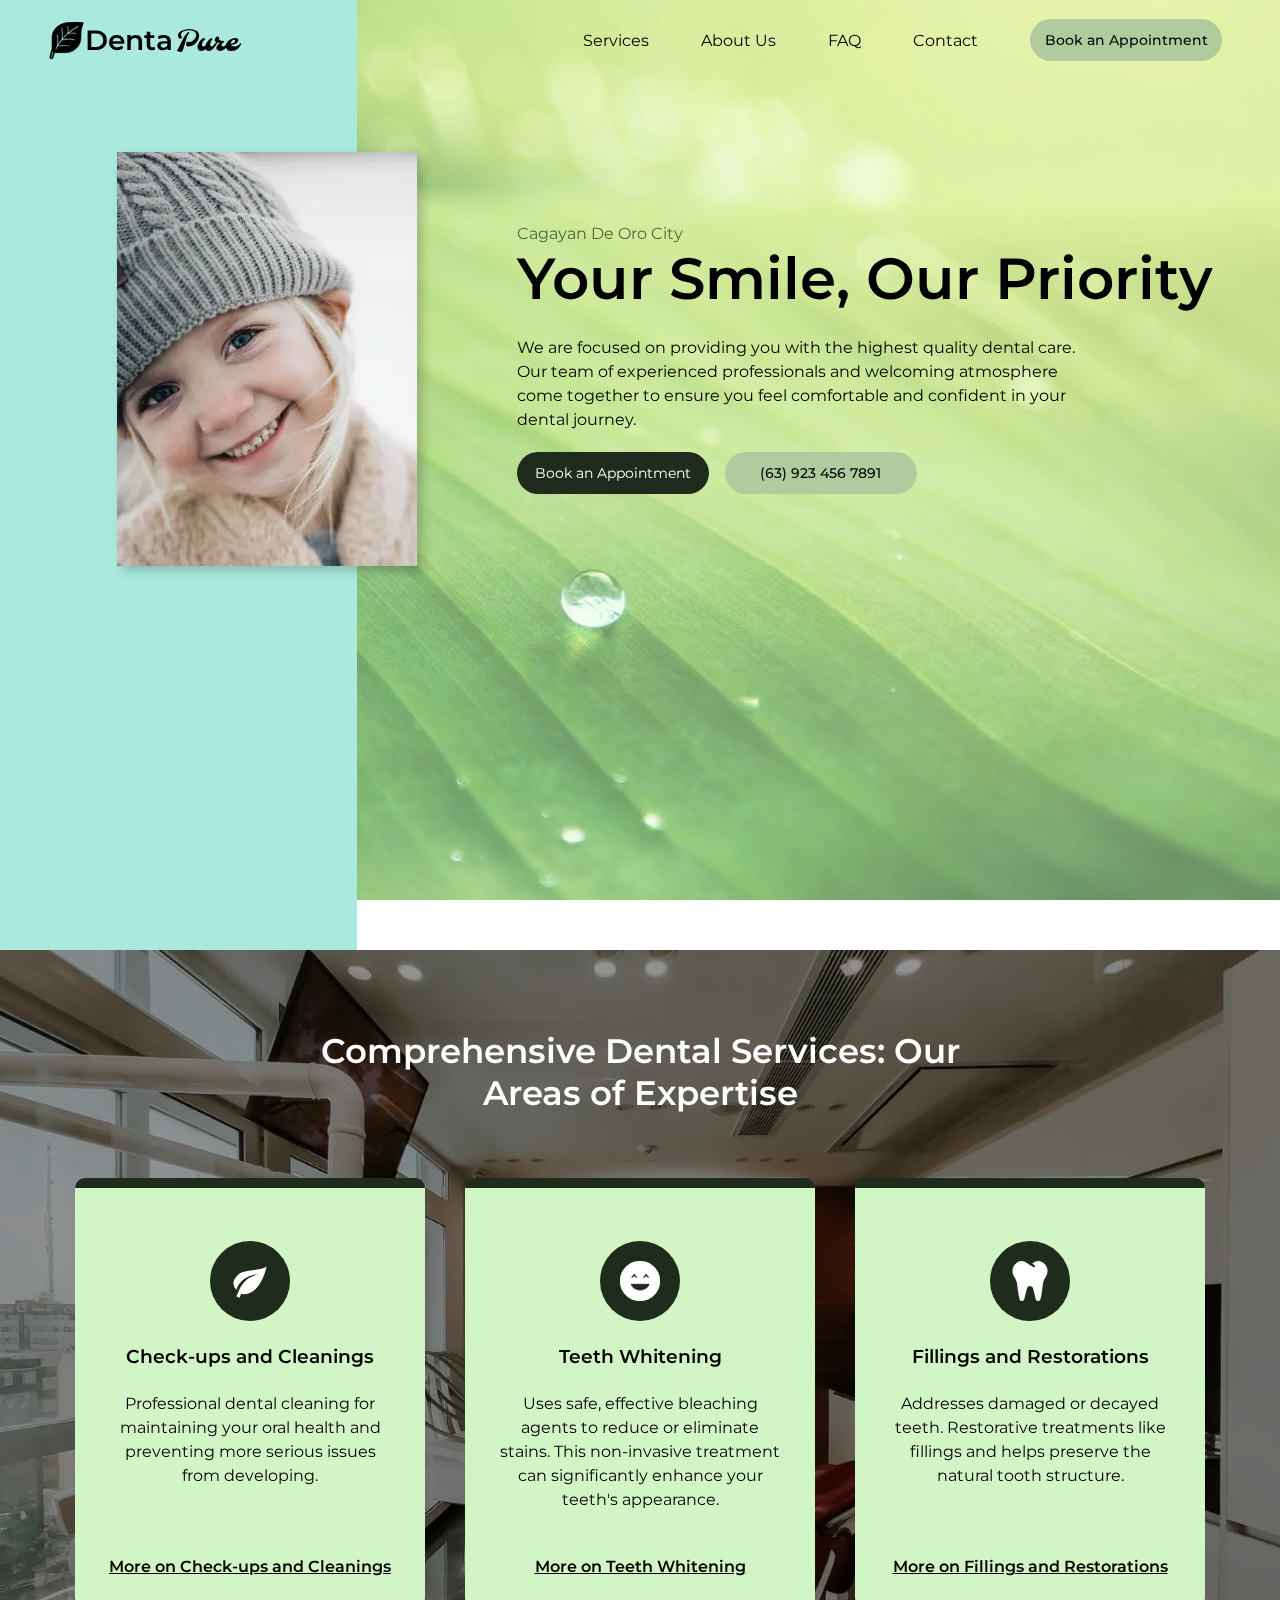
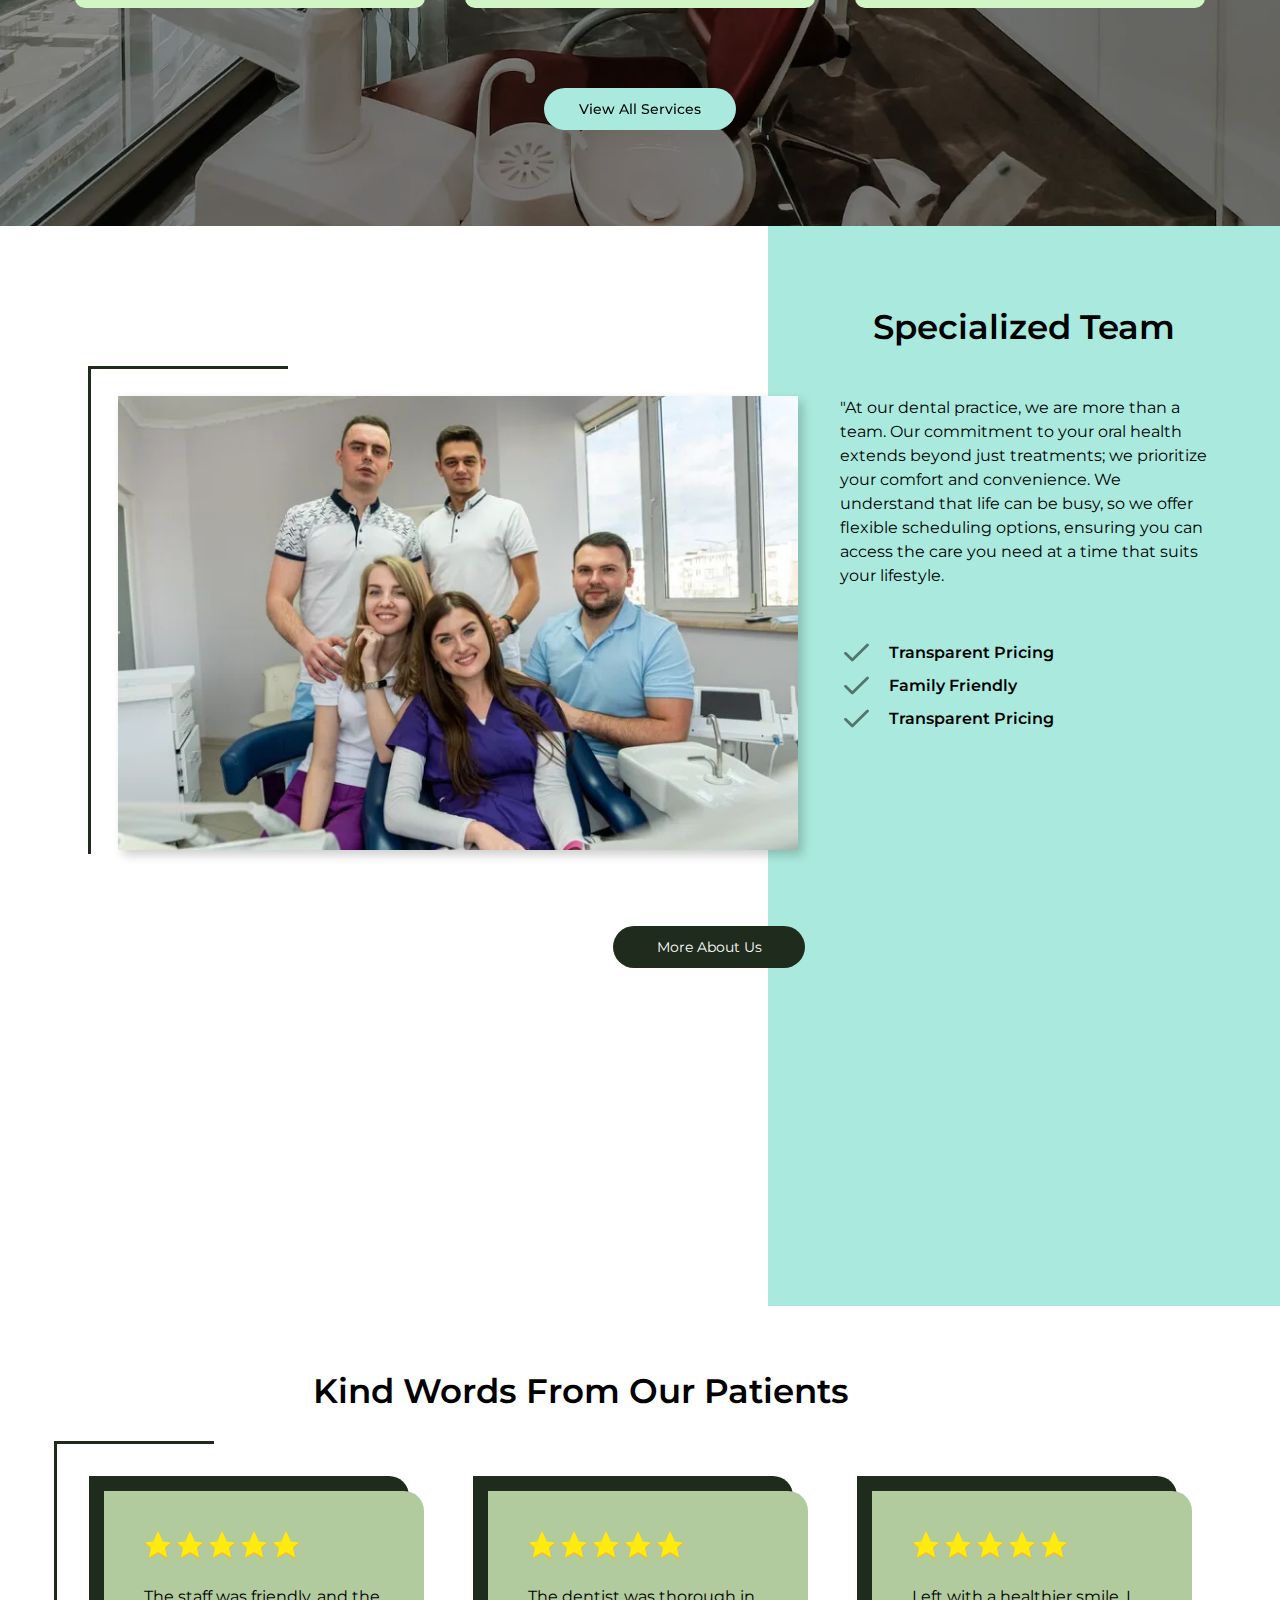
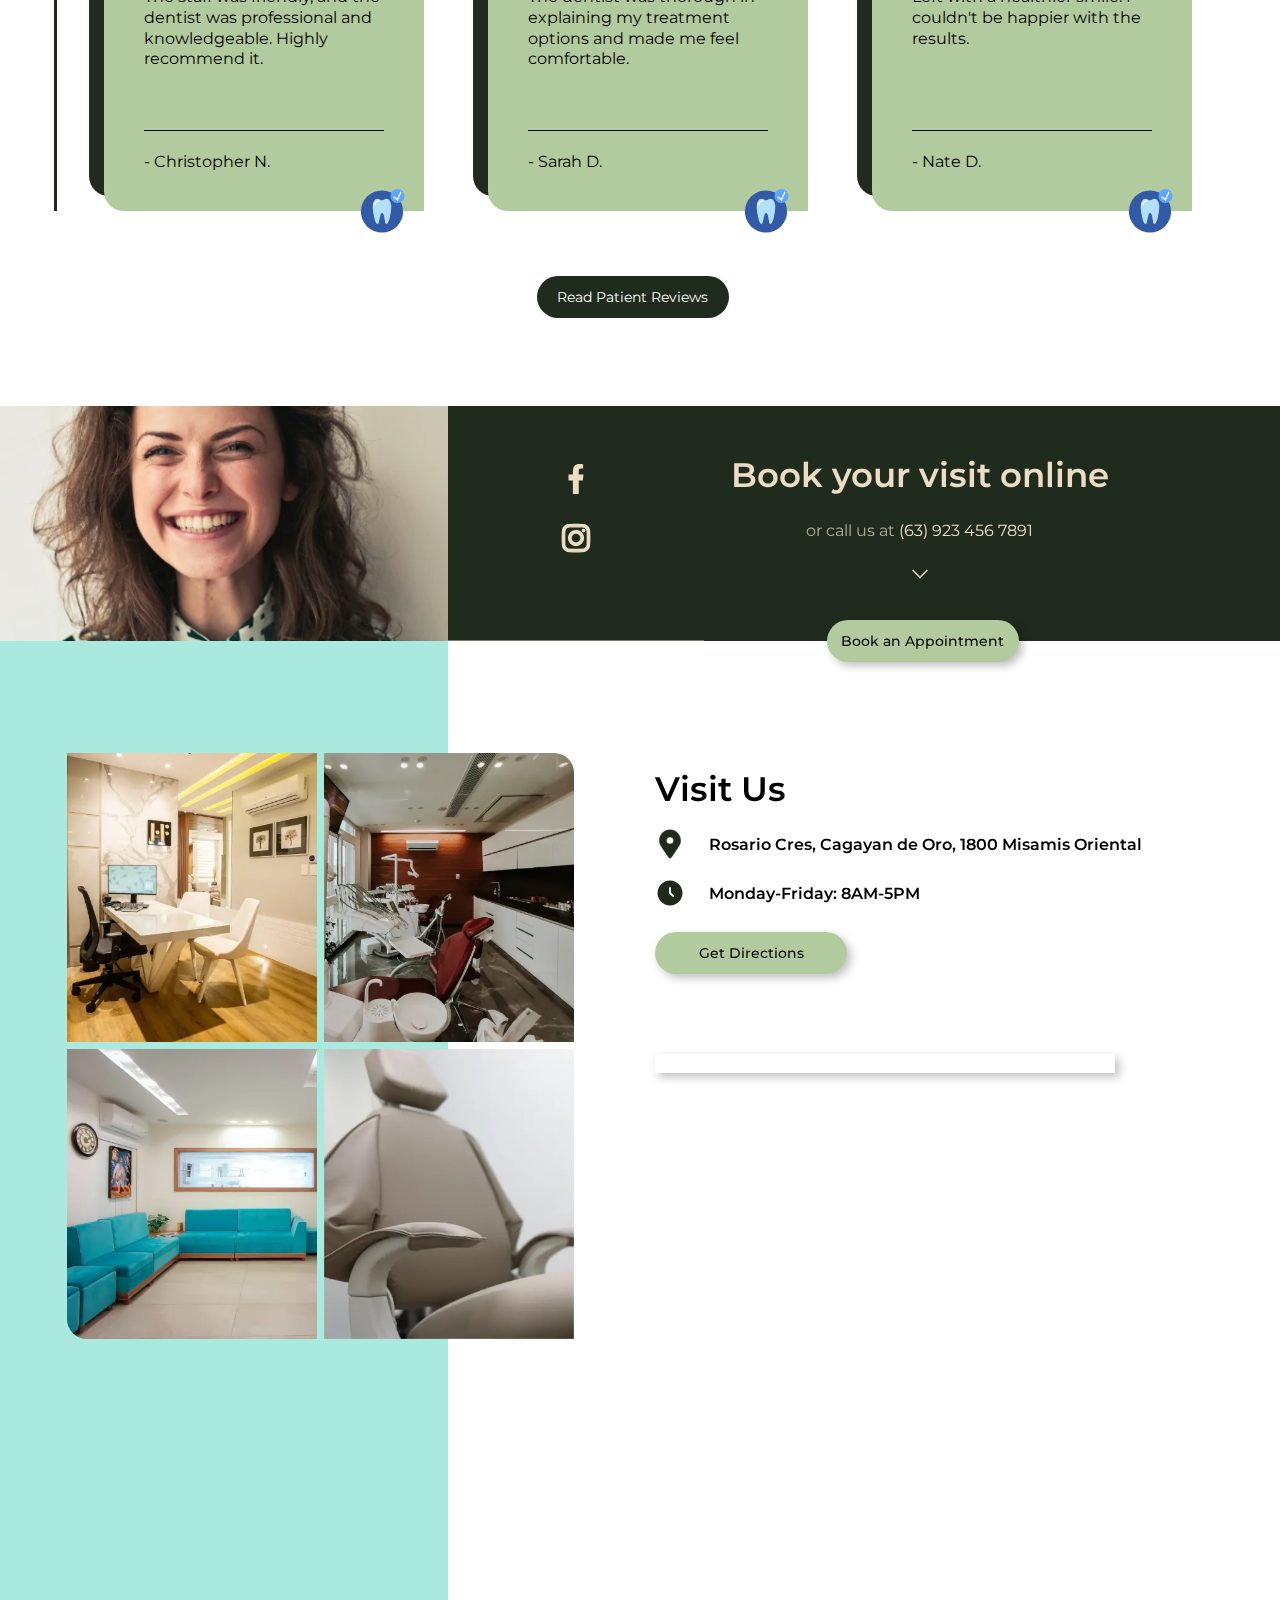
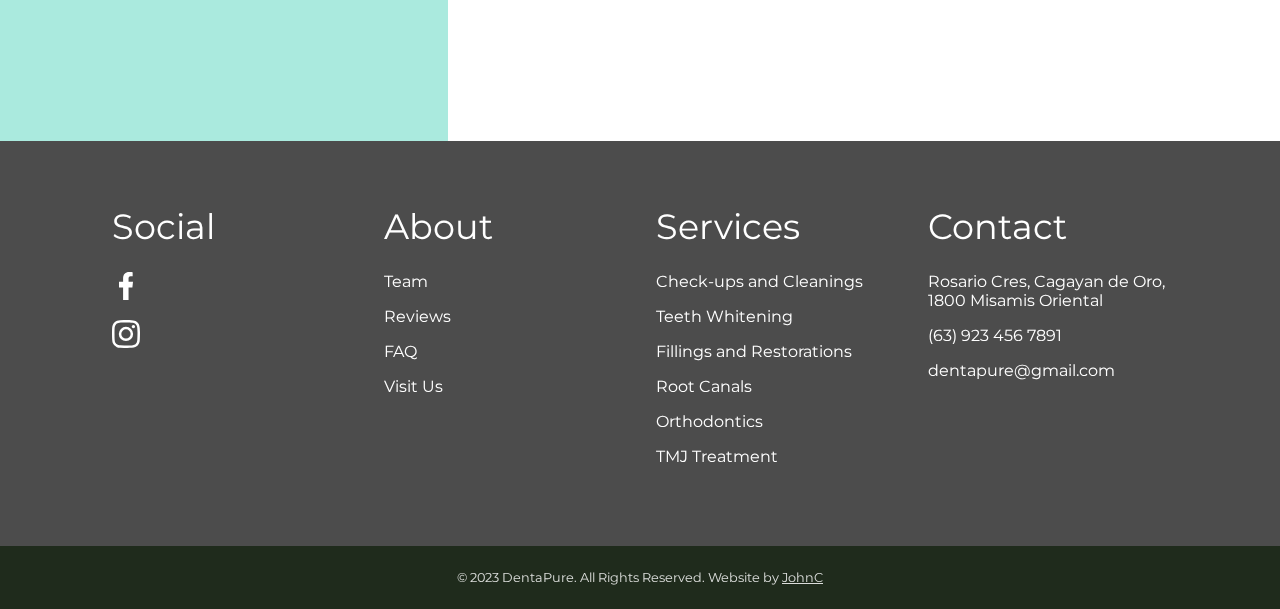
<file: index.html>
<!DOCTYPE html>
<html lang="en">
<head>
    <meta charset="UTF-8">
    <meta name="viewport" content="width=device-width, initial-scale=1.0">
    <meta
        name="description"
        content="DentaPure Clinic; We are focused on providing you with the highest quality dental care. Our team of experienced professionals and welcoming atmosphere come together to ensure you feel comfortable and confident in your dental journey.">
    <title>DentaPure</title>
    <link rel="stylesheet" href="styles/home.css">
    <link rel="stylesheet" href="styles/core-style.css">
    <script src="scripts/index.js" defer></script>
    <!-- Google tag (gtag.js) -->
    <script async src="https://www.googletagmanager.com/gtag/js?id=G-03RPLFMNS8"></script>
    <script>
      window.dataLayer = window.dataLayer || [];
      function gtag(){dataLayer.push(arguments);}
      gtag('js', new Date());
    
      gtag('config', 'G-03RPLFMNS8');
    </script>
</head>
<body>
    <header data-origin>
        <a id="logo" href="index.html" aria-label="Go to DentaPure Homepage">
            <svg xmlns="http://www.w3.org/2000/svg" xml:space="preserve" stroke="#000" viewBox="0 0 64 64">
                <path d="M60.893 1.549a.997.997 0 0 0-.679-.525c-2.98-.652-6.97-.982-11.856-.982-4.922 0-10.564.353-15.481.967C17.641 2.912 7 13.601 7 27v18.678L3.103 60.225a3.004 3.004 0 0 0 2.122 3.674 3.005 3.005 0 0 0 3.673-2.121L11.25 53H31c14.337 0 26-11.663 26-26 0-6.663 0-15.788 3.914-24.594.122-.274.114-.59-.021-.857zM6.966 61.26a1.001 1.001 0 0 1-1.932-.518l2.552-9.686a3.993 3.993 0 0 0 1.712 1.55L6.966 61.26zM52.347 8.938c-.073.027-6.014 2.301-14.545 9.321 5.572-.588 10.233.712 10.473.779a1 1 0 0 1-.549 1.924c-.064-.019-6.464-1.784-12.916-.135a103.198 103.198 0 0 0-4.103 3.88 102.29 102.29 0 0 0-4.456 4.752c10.211-2.021 19.587.46 20.012.576a1 1 0 0 1-.526 1.93c-.107-.029-10.88-2.889-21.475 0-.051.014-.103.016-.154.021-2.702 3.302-4.692 6.203-6.108 8.52 10.2-2.115 18.897.418 19.287.536a1 1 0 0 1-.574 1.916c-.097-.028-9.653-2.805-20.092-.079-1.184 2.166-1.671 3.434-1.684 3.468a1 1 0 0 1-1.876-.692c.057-.152.627-1.652 2.01-4.141 1.837-9.547-.028-18.21-.048-18.297a1 1 0 0 1 .76-1.192.993.993 0 0 1 1.193.759c.069.312 1.422 6.557.713 14.457a82.88 82.88 0 0 1 5.464-7.261c1.693-10.294-.111-18.677-.13-18.763a1.001 1.001 0 0 1 1.953-.433c.073.33 1.569 7.275.571 16.458a106.968 106.968 0 0 1 3.745-3.948 106.117 106.117 0 0 1 3.744-3.557v-.008c1.873-6.556.052-11.312.033-11.359a1 1 0 0 1 1.859-.74c.075.188 1.599 4.106.657 9.863C44.85 9.642 51.328 7.182 51.654 7.062a1 1 0 0 1 .693 1.876z"/>
            </svg>
            <span>Denta</span><span id="pure">Pure</span>
        </a>
        <button class="btn-toggle-nav" aria-label="Open Navigation">
            <span class="bar bar-1"></span>
            <span class="bar bar-2"></span>
            <span class="bar bar-3"></span>
        </button>
        <nav data-display="false" aria-label="main navigation" id="nav-main">
            <ul>
                <li class="dropdown-link">
                    <a href="services.html">Services</a>
                    <button aria-label="Extend Services Dropdown Links" class="btn-dropdown-arrow" data-extend="false">
                        <svg xmlns="http://www.w3.org/2000/svg" width="17px" height="17px" viewBox="0 0 1024 1024" class="icon">
                            <path d="M256 120.768 306.432 64 768 512 306.432 960 256 903.232 659.072 512z"/>
                        </svg>
                    </button>
                    <div class="dropdown-bar" data-visible="false">
                        <ul>
                            <li><a href="services.html">Check-ups and Cleanings</a></li>
                            <li><a href="services.html">Teeth Whitening</a></li>
                            <li><a href="services.html">Fillings and Restorations</a></li>
                            <li><a href="services.html">Root Canals</a></li>
                            <li><a href="services.html">Orthodontics</a></li>
                            <li><a class="dropdown-last" href="services.html">TMJ Treatment</a></li>
                        </ul>
                    </div>
                </li>
                <li class="dropdown-link">
                    <a href="about.html">About Us</a>
                    <button aria-label="Extend About Us Dropdown Links" class="btn-dropdown-arrow" data-extend="false">
                        <svg xmlns="http://www.w3.org/2000/svg" width="17px" height="17px" viewBox="0 0 1024 1024" class="icon">
                            <path d="M256 120.768 306.432 64 768 512 306.432 960 256 903.232 659.072 512z"/>
                        </svg>
                    </button>
                    <div class="dropdown-bar" data-visible="false">
                        <ul>
                            <li><a href="about.html">Team</a></li>
                            <li><a class="dropdown-last" href="reviews.html">Reviews</a></li>
                        </ul>
                    </div>
                </li>
                <li><a href="faq.html">FAQ</a></li>
                <li><a href="contact.html">Contact</a></li>
                <li><a class="link-secondary link-last" href="appointment.html">Book an Appointment</a></li>
            </ul>
        </nav>
    </header>
    <div class="bg"></div>
    <main>

        <!-- ========================================== HERO ====================================================== -->

        <section class="hero">
            <aside aria-labelledby="hero-header">
                <img
                    alt="Smiling girl in gray knit cap"
                    src="webp/child-600.webp"
                    srcset="webp/child-300.webp 300w, 
                            webp/child-600.webp 600w, 
                            webp/child-900.webp 900w"
                    sizes="(max-width: 900px) 250px, 300px"
                >
            </aside>
            <div class="hero-text">
                <span>Cagayan De Oro City</span>
                <h1 id="hero-header">Your Smile, Our Priority</h1>
                <p>
                    We are focused on providing you with the highest quality dental care. Our team of experienced professionals and welcoming atmosphere come together to ensure you feel comfortable and confident in your dental journey.
                </p>
                <a href="appointment.html" class="link-primary">Book an Appointment</a>
                <a href="tel:09234567891" class="link-secondary">(63) 923 456 7891</a>
            </div>
        </section>

        <!-- ========================================== SERVICES ====================================================== -->

        <section class="services">
            <img
                decoding="async" 
                loading="lazy"
                role="presentation"
                aria-hidden="true"
                src="webp/clinic-900.webp"
                srcset="webp/clinic-900.webp 900w,
                        webp/clinic-1500.webp 1500w" 
                alt=""
            >
            <h2>Comprehensive Dental Services: Our Areas of Expertise</h2>
            <div class="card-container">
                <div class="service-card">
                    <div class="service-icon">
                        <svg xmlns="http://www.w3.org/2000/svg" viewBox="0 0 24 24" fill="#fff">
                            <path d="M17 8C8 10 5.9 16.17 3.82 21.34l1.89.66 1-2.3A4.49 4.49 0 0 0 8 20C19 20 22 3 22 3c-1 2-8 2.25-13 3.25S2 11.5 2 13.5a6.22 6.22 0 0 0 1.75 3.75C7 8 17 8 17 8Z"/>
                            <path fill="none" d="M0 0h24v24H0z"/>
                        </svg>
                    </div>  
                    <h3>Check-ups and Cleanings</h3>
                    <p>
                        Professional dental cleaning for maintaining your oral health and preventing more serious issues from developing.
                    </p>
                    <a href="services.html">More on Check-ups and Cleanings</a>
                </div>
                <div class="service-card">
                    <div class="service-icon">
                        <svg xmlns="http://www.w3.org/2000/svg" fill="#fff" viewBox="0 0 108.364 108.364" xml:space="preserve" stroke="#fff">
                            <path d="M54.182 0C24.258 0 0 24.258 0 54.182c0 29.924 24.258 54.183 54.182 54.183 29.923 0 54.182-24.259 54.182-54.183S84.105 0 54.182 0zm8.19 44.193 7.694-9.755c.158-.197.393-.308.646-.308s.486.111.642.304l7.697 9.757a.84.84 0 0 1 .1.859.822.822 0 0 1-.741.467h-3.554a.586.586 0 0 1-.463-.225l-3.681-4.664-3.681 4.664a.59.59 0 0 1-.462.225h-3.552a.822.822 0 0 1-.82-.818.832.832 0 0 1 .175-.506zm-32.119 0 7.695-9.755c.158-.197.392-.308.645-.308s.486.111.641.304l7.697 9.757c.189.237.229.58.1.859a.822.822 0 0 1-.741.467h-3.554a.59.59 0 0 1-.463-.225l-3.68-4.664-3.681 4.664a.59.59 0 0 1-.462.225h-3.552a.822.822 0 0 1-.82-.818.82.82 0 0 1 .175-.506zm50.065 19.381C76.033 73.479 66 79.878 54.755 79.878c-11.486 0-21.58-6.431-25.714-16.382a1.434 1.434 0 0 1 1.323-1.985h.002l48.638.061a1.433 1.433 0 0 1 1.314 2.002z"/>
                        </svg>
                    </div>
                    <h3>Teeth Whitening</h3>
                    <p>
                        Uses safe, effective bleaching agents to reduce or eliminate stains. This non-invasive treatment can significantly enhance your teeth's appearance.
                    </p>
                    <a href="services.html">More on Teeth Whitening</a>
                </div>
                <div class="service-card">
                    <div class="service-icon">
                        <svg xmlns="http://www.w3.org/2000/svg" fill="#fff" viewBox="-32 0 512 512" stroke="#fff">
                            <path d="M443.98 96.25c-11.01-45.22-47.11-82.06-92.01-93.72-32.19-8.36-63 5.1-89.14 24.33-3.25 2.39-6.96 3.73-10.5 5.48l28.32 18.21c7.42 4.77 9.58 14.67 4.8 22.11-4.46 6.95-14.27 9.86-22.11 4.8L162.83 12.84c-20.7-10.85-43.38-16.4-66.81-10.31-44.9 11.67-81 48.5-92.01 93.72-10.13 41.62-.42 80.81 21.5 110.43 23.36 31.57 32.68 68.66 36.29 107.35 4.4 47.16 10.33 94.16 20.94 140.32l7.8 33.95c3.19 13.87 15.49 23.7 29.67 23.7 13.97 0 26.15-9.55 29.54-23.16l34.47-138.42c4.56-18.32 20.96-31.16 39.76-31.16s35.2 12.85 39.76 31.16l34.47 138.42c3.39 13.61 15.57 23.16 29.54 23.16 14.18 0 26.48-9.83 29.67-23.7l7.8-33.95c10.61-46.15 16.53-93.16 20.94-140.32 3.61-38.7 12.93-75.78 36.29-107.35 21.95-29.61 31.66-68.8 21.53-110.43z"/>
                        </svg>
                    </div>
                    <h3>Fillings and Restorations</h3>
                    <p>
                        Addresses damaged or decayed teeth. Restorative treatments like fillings and helps preserve the natural tooth structure.
                    </p>
                    <a href="services.html">More on Fillings and Restorations</a>
                </div>
            </div>
            <a href="services.html" class="link-tertiary">View All Services</a>
        </section>

        <!-- ========================================== TEAM ====================================================== -->

        <section class="team">
            <aside aria-labelledby="team-header">
                <h2 id="team-header">Specialized Team</h2>
                <div class="img-container">
                    <img
                        decoding="async" 
                        loading="lazy"
                        srcset="webp/dentists-300.webp 300w, webp/dentists-700.webp 700w"
                        src="webp/dentists-700.webp" 
                        alt="Group of dentists in a clinic."
                        sizes= "(max-width: 500px) 90vw, 
                                (max-width: 900px) 80vw, 
                                (max-width: 1200px) 500px, 680px"
                    >
                </div>
                <p>
                    "At our dental practice, we are more than a team.  Our commitment to your oral health extends beyond just treatments; we prioritize your comfort and convenience. We understand that life can be busy, so we offer flexible scheduling options, ensuring you can access the care you need at a time that suits your lifestyle.
                </p>
                <div class="feature">
                    <svg xmlns="http://www.w3.org/2000/svg" viewBox="0 0 24 24" fill="none" stroke="#000">
                        <path d="M4 12.611 8.923 17.5 20 6.5" stroke-width="2" stroke-linecap="round" stroke-linejoin="round"/>
                    </svg>
                    <span>Transparent Pricing</span>
                </div>
                <div class="feature">
                    <svg xmlns="http://www.w3.org/2000/svg" viewBox="0 0 24 24" fill="none" stroke="#000">
                        <path d="M4 12.611 8.923 17.5 20 6.5" stroke-width="2" stroke-linecap="round" stroke-linejoin="round"/>
                    </svg>
                    <span>Family Friendly</span>
                </div>
                <div class="feature">
                    <svg xmlns="http://www.w3.org/2000/svg" viewBox="0 0 24 24" fill="none" stroke="#000">
                        <path d="M4 12.611 8.923 17.5 20 6.5" stroke-width="2" stroke-linecap="round" stroke-linejoin="round"/>
                    </svg>
                    <span>Transparent Pricing</span>
                </div>
                <a class="link-primary" href="about.html">More About Us</a>
            </aside>
        </section>

        <!-- ========================================== REVIEWS ====================================================== -->
    
        <section class="reviews">
            <h2>Kind Words From Our Patients</h2>
            <div class="cards-container">
                <div class="card-bg">
                    <div class="review-card">
                        <div class="stars">
                            <svg xmlns="http://www.w3.org/2000/svg" viewBox="0 0 24 24">
                                <path d="m12 0 4 9 8 1-6 5 2 9-8-5-8 5 2-9-6-5 8-1z" fill="#f39c12"/>
                                <path d="M12 0 8 9l-6.969.8L6 14l-.188.8L6 15l-1.75 7.8L12 18l7.75 4.8L18 15l.188-.2L18 14l4.969-4.2L16 9l-4-9z" fill="#f1c40f"/>
                            </svg>
                            <svg xmlns="http://www.w3.org/2000/svg" viewBox="0 0 24 24">
                                <path d="m12 0 4 9 8 1-6 5 2 9-8-5-8 5 2-9-6-5 8-1z" fill="#f39c12"/>
                                <path d="M12 0 8 9l-6.969.8L6 14l-.188.8L6 15l-1.75 7.8L12 18l7.75 4.8L18 15l.188-.2L18 14l4.969-4.2L16 9l-4-9z" fill="#f1c40f"/>
                            </svg>
                            <svg xmlns="http://www.w3.org/2000/svg" viewBox="0 0 24 24">
                                <path d="m12 0 4 9 8 1-6 5 2 9-8-5-8 5 2-9-6-5 8-1z" fill="#f39c12"/>
                                <path d="M12 0 8 9l-6.969.8L6 14l-.188.8L6 15l-1.75 7.8L12 18l7.75 4.8L18 15l.188-.2L18 14l4.969-4.2L16 9l-4-9z" fill="#f1c40f"/>
                            </svg>
                            <svg xmlns="http://www.w3.org/2000/svg" viewBox="0 0 24 24">
                                <path d="m12 0 4 9 8 1-6 5 2 9-8-5-8 5 2-9-6-5 8-1z" fill="#f39c12"/>
                                <path d="M12 0 8 9l-6.969.8L6 14l-.188.8L6 15l-1.75 7.8L12 18l7.75 4.8L18 15l.188-.2L18 14l4.969-4.2L16 9l-4-9z" fill="#f1c40f"/>
                            </svg>
                            <svg xmlns="http://www.w3.org/2000/svg" viewBox="0 0 24 24">
                                <path d="m12 0 4 9 8 1-6 5 2 9-8-5-8 5 2-9-6-5 8-1z" fill="#f39c12"/>
                                <path d="M12 0 8 9l-6.969.8L6 14l-.188.8L6 15l-1.75 7.8L12 18l7.75 4.8L18 15l.188-.2L18 14l4.969-4.2L16 9l-4-9z" fill="#f1c40f"/>
                            </svg>
                        </div>
                        <p>
                            The staff was friendly, and the dentist was professional and knowledgeable. Highly recommend it.
                        </p>
                        <div class="line-border"></div>
                        <span>- Christopher N.</span>
                        <svg class="tooth-check-icon" xmlns="http://www.w3.org/2000/svg" viewBox="0 0 64 64">
                            <g fill="none" fill-rule="evenodd">
                              <circle cx="32" cy="32" r="30" fill="#325AA6"/>
                              <circle cx="54" cy="10" r="10" fill="#5EA7FF"/>
                              <path stroke="#FFF" stroke-linecap="square" stroke-width="2" d="m58.659 5.054-4.807 10.319-4.597-3.683"/>
                              <path fill="#B4DFFB" d="M25.893 14c-4.26 0-7.072 4.893-7.072 10.929 0 6.035 2.811 25.071 7.072 25.071C28.378 50 28.66 34.192 32 34.178 35.982 34.192 35.622 50 38.107 50c4.26 0 7.072-19.036 7.072-25.071 0-6.036-2.811-10.929-7.072-10.929-2.036 0-4.071 1.929-6.107 1.929-2.036 0-4.071-1.929-6.107-1.929Z"/>
                              <path stroke="#FFF" stroke-linecap="round" stroke-width="2" d="M27 17a5 5 0 0 0-5 5"/>
                            </g>
                        </svg>
                    </div>
                </div>
                <div class="card-bg">
                    <div class="review-card">
                        <div class="stars">
                            <svg xmlns="http://www.w3.org/2000/svg" viewBox="0 0 24 24">
                                <path d="m12 0 4 9 8 1-6 5 2 9-8-5-8 5 2-9-6-5 8-1z" fill="#f39c12"/>
                                <path d="M12 0 8 9l-6.969.8L6 14l-.188.8L6 15l-1.75 7.8L12 18l7.75 4.8L18 15l.188-.2L18 14l4.969-4.2L16 9l-4-9z" fill="#f1c40f"/>
                            </svg>
                            <svg xmlns="http://www.w3.org/2000/svg" viewBox="0 0 24 24">
                                <path d="m12 0 4 9 8 1-6 5 2 9-8-5-8 5 2-9-6-5 8-1z" fill="#f39c12"/>
                                <path d="M12 0 8 9l-6.969.8L6 14l-.188.8L6 15l-1.75 7.8L12 18l7.75 4.8L18 15l.188-.2L18 14l4.969-4.2L16 9l-4-9z" fill="#f1c40f"/>
                            </svg>
                            <svg xmlns="http://www.w3.org/2000/svg" viewBox="0 0 24 24">
                                <path d="m12 0 4 9 8 1-6 5 2 9-8-5-8 5 2-9-6-5 8-1z" fill="#f39c12"/>
                                <path d="M12 0 8 9l-6.969.8L6 14l-.188.8L6 15l-1.75 7.8L12 18l7.75 4.8L18 15l.188-.2L18 14l4.969-4.2L16 9l-4-9z" fill="#f1c40f"/>
                            </svg>
                            <svg xmlns="http://www.w3.org/2000/svg" viewBox="0 0 24 24">
                                <path d="m12 0 4 9 8 1-6 5 2 9-8-5-8 5 2-9-6-5 8-1z" fill="#f39c12"/>
                                <path d="M12 0 8 9l-6.969.8L6 14l-.188.8L6 15l-1.75 7.8L12 18l7.75 4.8L18 15l.188-.2L18 14l4.969-4.2L16 9l-4-9z" fill="#f1c40f"/>
                            </svg>
                            <svg xmlns="http://www.w3.org/2000/svg" viewBox="0 0 24 24">
                                <path d="m12 0 4 9 8 1-6 5 2 9-8-5-8 5 2-9-6-5 8-1z" fill="#f39c12"/>
                                <path d="M12 0 8 9l-6.969.8L6 14l-.188.8L6 15l-1.75 7.8L12 18l7.75 4.8L18 15l.188-.2L18 14l4.969-4.2L16 9l-4-9z" fill="#f1c40f"/>
                            </svg>
                        </div>
                        <p>
                            The dentist was thorough in explaining my treatment options and made me feel comfortable.
                        </p>
                        <div class="line-border"></div>
                        <span>- Sarah D. </span>
                        <svg class="tooth-check-icon" xmlns="http://www.w3.org/2000/svg" viewBox="0 0 64 64">
                            <g fill="none" fill-rule="evenodd">
                              <circle cx="32" cy="32" r="30" fill="#325AA6"/>
                              <circle cx="54" cy="10" r="10" fill="#5EA7FF"/>
                              <path stroke="#FFF" stroke-linecap="square" stroke-width="2" d="m58.659 5.054-4.807 10.319-4.597-3.683"/>
                              <path fill="#B4DFFB" d="M25.893 14c-4.26 0-7.072 4.893-7.072 10.929 0 6.035 2.811 25.071 7.072 25.071C28.378 50 28.66 34.192 32 34.178 35.982 34.192 35.622 50 38.107 50c4.26 0 7.072-19.036 7.072-25.071 0-6.036-2.811-10.929-7.072-10.929-2.036 0-4.071 1.929-6.107 1.929-2.036 0-4.071-1.929-6.107-1.929Z"/>
                              <path stroke="#FFF" stroke-linecap="round" stroke-width="2" d="M27 17a5 5 0 0 0-5 5"/>
                            </g>
                        </svg>
                    </div> 
                </div>
                <div class="card-bg">
                    <div class="review-card">
                        <div class="stars">
                            <svg xmlns="http://www.w3.org/2000/svg" viewBox="0 0 24 24">
                                <path d="m12 0 4 9 8 1-6 5 2 9-8-5-8 5 2-9-6-5 8-1z" fill="#f39c12"/>
                                <path d="M12 0 8 9l-6.969.8L6 14l-.188.8L6 15l-1.75 7.8L12 18l7.75 4.8L18 15l.188-.2L18 14l4.969-4.2L16 9l-4-9z" fill="#f1c40f"/>
                            </svg>
                            <svg xmlns="http://www.w3.org/2000/svg" viewBox="0 0 24 24">
                                <path d="m12 0 4 9 8 1-6 5 2 9-8-5-8 5 2-9-6-5 8-1z" fill="#f39c12"/>
                                <path d="M12 0 8 9l-6.969.8L6 14l-.188.8L6 15l-1.75 7.8L12 18l7.75 4.8L18 15l.188-.2L18 14l4.969-4.2L16 9l-4-9z" fill="#f1c40f"/>
                            </svg>
                            <svg xmlns="http://www.w3.org/2000/svg" viewBox="0 0 24 24">
                                <path d="m12 0 4 9 8 1-6 5 2 9-8-5-8 5 2-9-6-5 8-1z" fill="#f39c12"/>
                                <path d="M12 0 8 9l-6.969.8L6 14l-.188.8L6 15l-1.75 7.8L12 18l7.75 4.8L18 15l.188-.2L18 14l4.969-4.2L16 9l-4-9z" fill="#f1c40f"/>
                            </svg>
                            <svg xmlns="http://www.w3.org/2000/svg" viewBox="0 0 24 24">
                                <path d="m12 0 4 9 8 1-6 5 2 9-8-5-8 5 2-9-6-5 8-1z" fill="#f39c12"/>
                                <path d="M12 0 8 9l-6.969.8L6 14l-.188.8L6 15l-1.75 7.8L12 18l7.75 4.8L18 15l.188-.2L18 14l4.969-4.2L16 9l-4-9z" fill="#f1c40f"/>
                            </svg>
                            <svg xmlns="http://www.w3.org/2000/svg" viewBox="0 0 24 24">
                                <path d="m12 0 4 9 8 1-6 5 2 9-8-5-8 5 2-9-6-5 8-1z" fill="#f39c12"/>
                                <path d="M12 0 8 9l-6.969.8L6 14l-.188.8L6 15l-1.75 7.8L12 18l7.75 4.8L18 15l.188-.2L18 14l4.969-4.2L16 9l-4-9z" fill="#f1c40f"/>
                            </svg>
                        </div>
                        <p>
                            Left with a healthier smile. I couldn't be happier with the results.
                        </p>
                        <div class="line-border"></div>
                        <span>- Nate D.</span>
                        <svg class="tooth-check-icon" xmlns="http://www.w3.org/2000/svg" viewBox="0 0 64 64">
                            <g fill="none" fill-rule="evenodd">
                              <circle cx="32" cy="32" r="30" fill="#325AA6"/>
                              <circle cx="54" cy="10" r="10" fill="#5EA7FF"/>
                              <path stroke="#FFF" stroke-linecap="square" stroke-width="2" d="m58.659 5.054-4.807 10.319-4.597-3.683"/>
                              <path fill="#B4DFFB" d="M25.893 14c-4.26 0-7.072 4.893-7.072 10.929 0 6.035 2.811 25.071 7.072 25.071C28.378 50 28.66 34.192 32 34.178 35.982 34.192 35.622 50 38.107 50c4.26 0 7.072-19.036 7.072-25.071 0-6.036-2.811-10.929-7.072-10.929-2.036 0-4.071 1.929-6.107 1.929-2.036 0-4.071-1.929-6.107-1.929Z"/>
                              <path stroke="#FFF" stroke-linecap="round" stroke-width="2" d="M27 17a5 5 0 0 0-5 5"/>
                            </g>
                        </svg>
                    </div>
                </div>
            </div>
            <a class="link-primary" href="reviews.html">Read Patient Reviews</a>
        </section>

        <!-- ========================================== CONTACT ====================================================== -->

        <section class="contact" id="sec-contact">
            <img
                decoding="async" 
                loading="lazy"
                srcset="webp/woman-smile-235.webp 235w,
                        webp/woman-smile-475.webp 475w,
                        webp/woman-smile-950.webp 950w"
                sizes="(max-width: 899px) 70vw, 35vw"
                src="webp/woman-smile-475.webp"
                alt="Smiling woman in collared shirt"
            >
            <div class="socials">
                <a href="https://facebook.com">
                    <svg aria-label="Go to DentaPure Facebook Page" xmlns="http://www.w3.org/2000/svg" viewBox="-5 0 20 20" fill="#EDDDC3" stroke="#EDDDC3">
                        <path d="M6.821 20v-9h2.733L10 7H6.821V5.052C6.821 4.022 6.848 3 8.287 3h1.458V.14c0-.043-1.253-.14-2.52-.14C4.58 0 2.924 1.657 2.924 4.7V7H0v4h2.923v9h3.898Z" fill="#EDDDC3" stroke="none" fill-rule="evenodd"/>
                    </svg>
                </a>
                <a href="https://instagram.com">
                    <svg aria-label="Go to DentaPure Instagram Page" xmlns="http://www.w3.org/2000/svg" viewBox="0 0 24 24" fill="none" stroke="#EDDDC3">
                        <g fill="#EDDDC3">
                          <path fill-rule="evenodd" clip-rule="evenodd" d="M12 18a6 6 0 1 0 0-12 6 6 0 0 0 0 12Zm0-2a4 4 0 1 0 0-8 4 4 0 0 0 0 8Z"/>
                          <path d="M18 5a1 1 0 1 0 0 2 1 1 0 0 0 0-2Z"/>
                          <path fill-rule="evenodd" clip-rule="evenodd" d="M1.654 4.276C1 5.56 1 7.24 1 10.6v2.8c0 3.36 0 5.04.654 6.324a6 6 0 0 0 2.622 2.622C5.56 23 7.24 23 10.6 23h2.8c3.36 0 5.04 0 6.324-.654a6 6 0 0 0 2.622-2.622C23 18.44 23 16.76 23 13.4v-2.8c0-3.36 0-5.04-.654-6.324a6 6 0 0 0-2.622-2.622C18.44 1 16.76 1 13.4 1h-2.8c-3.36 0-5.04 0-6.324.654a6 6 0 0 0-2.622 2.622ZM13.4 3h-2.8c-1.713 0-2.878.002-3.778.075-.877.072-1.325.202-1.638.361a4 4 0 0 0-1.748 1.748c-.16.313-.29.761-.36 1.638C3.001 7.722 3 8.887 3 10.6v2.8c0 1.713.002 2.878.075 3.778.072.877.202 1.325.361 1.638a4 4 0 0 0 1.748 1.748c.313.16.761.29 1.638.36.9.074 2.065.076 3.778.076h2.8c1.713 0 2.878-.002 3.778-.075.877-.072 1.325-.202 1.638-.361a4 4 0 0 0 1.748-1.748c.16-.313.29-.761.36-1.638.074-.9.076-2.065.076-3.778v-2.8c0-1.713-.002-2.878-.075-3.778-.072-.877-.202-1.325-.361-1.638a4 4 0 0 0-1.748-1.748c-.313-.16-.761-.29-1.638-.36C16.278 3.001 15.113 3 13.4 3Z"/>
                        </g>
                    </svg>
                </a>
            </div>
            <div class="contact-details">
                <h2>Book your visit online</h2>
                <p class="contact-number">
                    <span>or call us at</span>
                    <a href="tel:09234567891">(63) 923 456 7891</a>
                </p>
                <svg viewBox="0 0 1024 1024" class="icon" xmlns="http://www.w3.org/2000/svg" fill="#EDDDC3" stroke="#EDDDC3">
                    <path d="M903.232 256 960 306.432 512 768 64 306.432 120.768 256 512 659.072z"/>
                </svg>
                <a href="appointment.html" class="link-secondary">Book an Appointment</a>
            </div>
        </section>

        <!-- ========================================== VISIT ====================================================== -->

        <section class="visit" id="sec-visit">
            <aside>
                <div class="gallery">
                    <img
                        decoding="async" 
                        loading="lazy"
                        srcset="webp/clinic-a-400.webp 400w,
                                webp/clinic-a-800.webp 800w,
                                webp/clinic-a-1200.webp 1200w" 
                        sizes="(max-width: 500px) 130px, (max-width: 900px) 25vw, 250px"
                        src="webp/clinic-a-800.webp" 
                        alt="Turned-on Black Flat Screen Monitor on White Wooden Table and Chairs">
                    <img
                        decoding="async" 
                        loading="lazy"
                        srcset="webp/clinic-b-1200.webp 1200w,
                                webp/clinic-b-800.webp 800w,
                                webp/clinic-b-400.webp 400w"
                        sizes="(max-width: 500px) 130px, (max-width: 900px) 25vw, 250px"
                        src="webp/clinic-b-800.webp" 
                        alt="red and white leather padded chair in clinic">
                    <img
                        decoding="async" 
                        loading="lazy"
                        srcset="webp/clinic-c-1200.webp 1200w,
                                webp/clinic-c-800.webp 800w,
                                webp/clinic-c-400.webp 400w" 
                        sizes="(max-width: 500px) 130px, (max-width: 900px) 25vw, 250px"
                        src="webp/clinic-c-800.webp" 
                        alt="dental office waiting room">
                    <img
                        decoding="async" 
                        loading="lazy"
                        srcset="webp/clinic-d-1200.webp 1200w,
                                webp/clinic-d-800.webp 800w,
                                webp/clinic-d-400.webp 400w" 
                        sizes="(max-width: 500px) 130px, (max-width: 900px) 25vw, 250px"
                        src="webp/clinic-d-800.webp" 
                        alt="White and Gray Hospital Chair">
                </div>
            </aside>
            <div class="visit-details">
                <h2>Visit Us</h2>
                <p>
                    <svg xmlns="http://www.w3.org/2000/svg" viewBox="-1.92 -1.92 67.84 67.84" xml:space="preserve" fill="#1F2A1C" stroke="#1F2A1C">
                        <path d="M32 0C18.746 0 8 10.746 8 24c0 5.219 1.711 10.008 4.555 13.93.051.094.059.199.117.289l16 24a4.001 4.001 0 0 0 6.656 0l16-24c.059-.09.066-.195.117-.289C54.289 34.008 56 29.219 56 24 56 10.746 45.254 0 32 0zm0 32a8 8 0 1 1 0-16 8 8 0 0 1 0 16z"/>
                    </svg>
                    <span>Rosario Cres, Cagayan de Oro, 1800 Misamis Oriental </span>
                </p>
                <p>
                    <svg xmlns="http://www.w3.org/2000/svg" viewBox="0 0 24 24" fill="none">
                        <path d="M22 12c0 5.523-4.477 10-10 10S2 17.523 2 12 6.477 2 12 2s10 4.477 10 10Z" fill="#1F2A1C"/>
                        <path fill-rule="evenodd" clip-rule="evenodd" d="M12 7.25a.75.75 0 0 1 .75.75v3.69l2.28 2.28a.75.75 0 1 1-1.06 1.06l-2.5-2.5a.75.75 0 0 1-.22-.53V8a.75.75 0 0 1 .75-.75Z" fill="#fff"/>
                    </svg>
                    <span>Monday-Friday: 8AM-5PM</span>
                </p>
                <a aria-label="Get directions to DentaPure on Google Maps." target="_blank" href="https://maps.google.com/maps/dir//McDonald's+Rosario+Cres+Cagayan+de+Oro+1800+Misamis+Oriental/@8.4826011,124.657047,18z/data=!4m5!4m4!1m0!1m2!1m1!1s0x32fff2c443551f37:0x594d814469ee79af" class="link-secondary">Get Directions</a>
                <a class="map" aria-label="Open DentaPure location on Google Maps." href="https://maps.app.goo.gl/8aryDfAmsquVY6SW9" target="_blank">
                    <img 
                        decoding="async"
                        loading="lazy"
                        srcset="webp/map-680.webp 680w, webp/map-1366.webp 1366w"
                        src="webp/map-1366.webp" 
                        alt="View DentaPure location on Google Maps.">
                </a>
            </div>
        </section>

        <!-- ========================================== QUICK LINKS ====================================================== -->

        <section class="quick-links">
            <nav aria-label="Social Links">
                <h3>Social</h3>
                <ul>
                    <li>
                        <a href="https://facebook.com">
                            <svg aria-label="Go to DentaPure Facebook Page" xmlns="http://www.w3.org/2000/svg" viewBox="-5 0 20 20" fill="#EDDDC3" stroke="#EDDDC3">
                                <path d="M6.821 20v-9h2.733L10 7H6.821V5.052C6.821 4.022 6.848 3 8.287 3h1.458V.14c0-.043-1.253-.14-2.52-.14C4.58 0 2.924 1.657 2.924 4.7V7H0v4h2.923v9h3.898Z" fill="#fff" stroke="none" fill-rule="evenodd"/>
                            </svg>
                        </a>
                    </li>
                    <li>
                        <a href="https://instagram.com">
                            <svg aria-label="Go to DentaPure Instagram Page" xmlns="http://www.w3.org/2000/svg" viewBox="0 0 20 20" fill="#fff">
                                <path d="M5.87.123C4.242.196 2.83.594 1.69 1.729.548 2.869.155 4.286.081 5.897.037 6.902-.231 14.498.545 16.49a5.04 5.04 0 0 0 2.91 2.903c.634.246 1.356.412 2.416.461 8.86.401 12.145.183 13.53-3.364.246-.631.415-1.353.462-2.41.405-8.883-.066-10.809-1.61-12.351C17.027.507 15.586-.325 5.87.123m.081 17.944c-.97-.043-1.496-.205-1.848-.341a3.255 3.255 0 0 1-1.888-1.883c-.591-1.514-.395-8.703-.342-9.866.051-1.14.282-2.18 1.086-2.985C3.954 2 5.24 1.513 13.993 1.908c1.142.052 2.186.282 2.992 1.084.995.993 1.489 2.288 1.087 11.008-.044.968-.206 1.493-.342 1.843-.901 2.308-2.973 2.628-11.779 2.224M14.09 4.69c0 .657.534 1.19 1.194 1.19.66 0 1.195-.533 1.195-1.19a1.194 1.194 0 0 0-2.39 0M4.864 9.988a5.103 5.103 0 0 0 5.11 5.097 5.103 5.103 0 0 0 5.109-5.097 5.102 5.102 0 0 0-5.11-5.096 5.102 5.102 0 0 0-5.11 5.096m1.794 0A3.313 3.313 0 0 1 9.972 6.68a3.313 3.313 0 0 1 3.317 3.308 3.313 3.313 0 0 1-3.317 3.31 3.313 3.313 0 0 1-3.316-3.31" fill="#fff" fill-rule="evenodd"/>
                            </svg>
                        </a>
                    </li>
                </ul>
            </nav>
            <nav aria-label="About Links">
                <h3>About</h3>
                <ul>
                    <li><a href="about.html">Team</a></li>
                    <li><a href="about.html">Reviews</a></li>
                    <li><a href="about.html">FAQ</a></li>
                    <li><a href="#sec-contact">Visit Us</a></li>
                </ul>
            </nav>
            <nav>
                <h3 aria-label="Services Links">Services</h3>
                <ul>
                    <li><a href="services.html">Check-ups and Cleanings</a></li>
                    <li><a href="services.html">Teeth Whitening</a></li>
                    <li><a href="services.html">Fillings and Restorations</a></li>
                    <li><a href="services.html">Root Canals</a></li>
                    <li><a href="services.html">Orthodontics</a></li>
                    <li><a href="services.html">TMJ Treatment</a></li>
                </ul>
            </nav>
            <nav aria-label="Contact Information">
                <h3>Contact</h3>
                <ul>
                    <li><a href="#sec-contact">Rosario Cres, Cagayan de Oro, 1800 Misamis Oriental </a></li>
                    <li><a href="tel:09234567891">(63) 923 456 7891</a></li>
                    <li><a href="mailto:john@example.com">dentapure@gmail.com</a></li>
                </ul>
            </nav>
        </section>
        
        <!-- ========================================== FOOTER ====================================================== -->
        
        <footer>
            © 2023 DentaPure. All Rights Reserved. Website by <a href="https://github.com/john0ground">JohnC</a>
        </footer>
    </main>
</body>
</html>
</file>
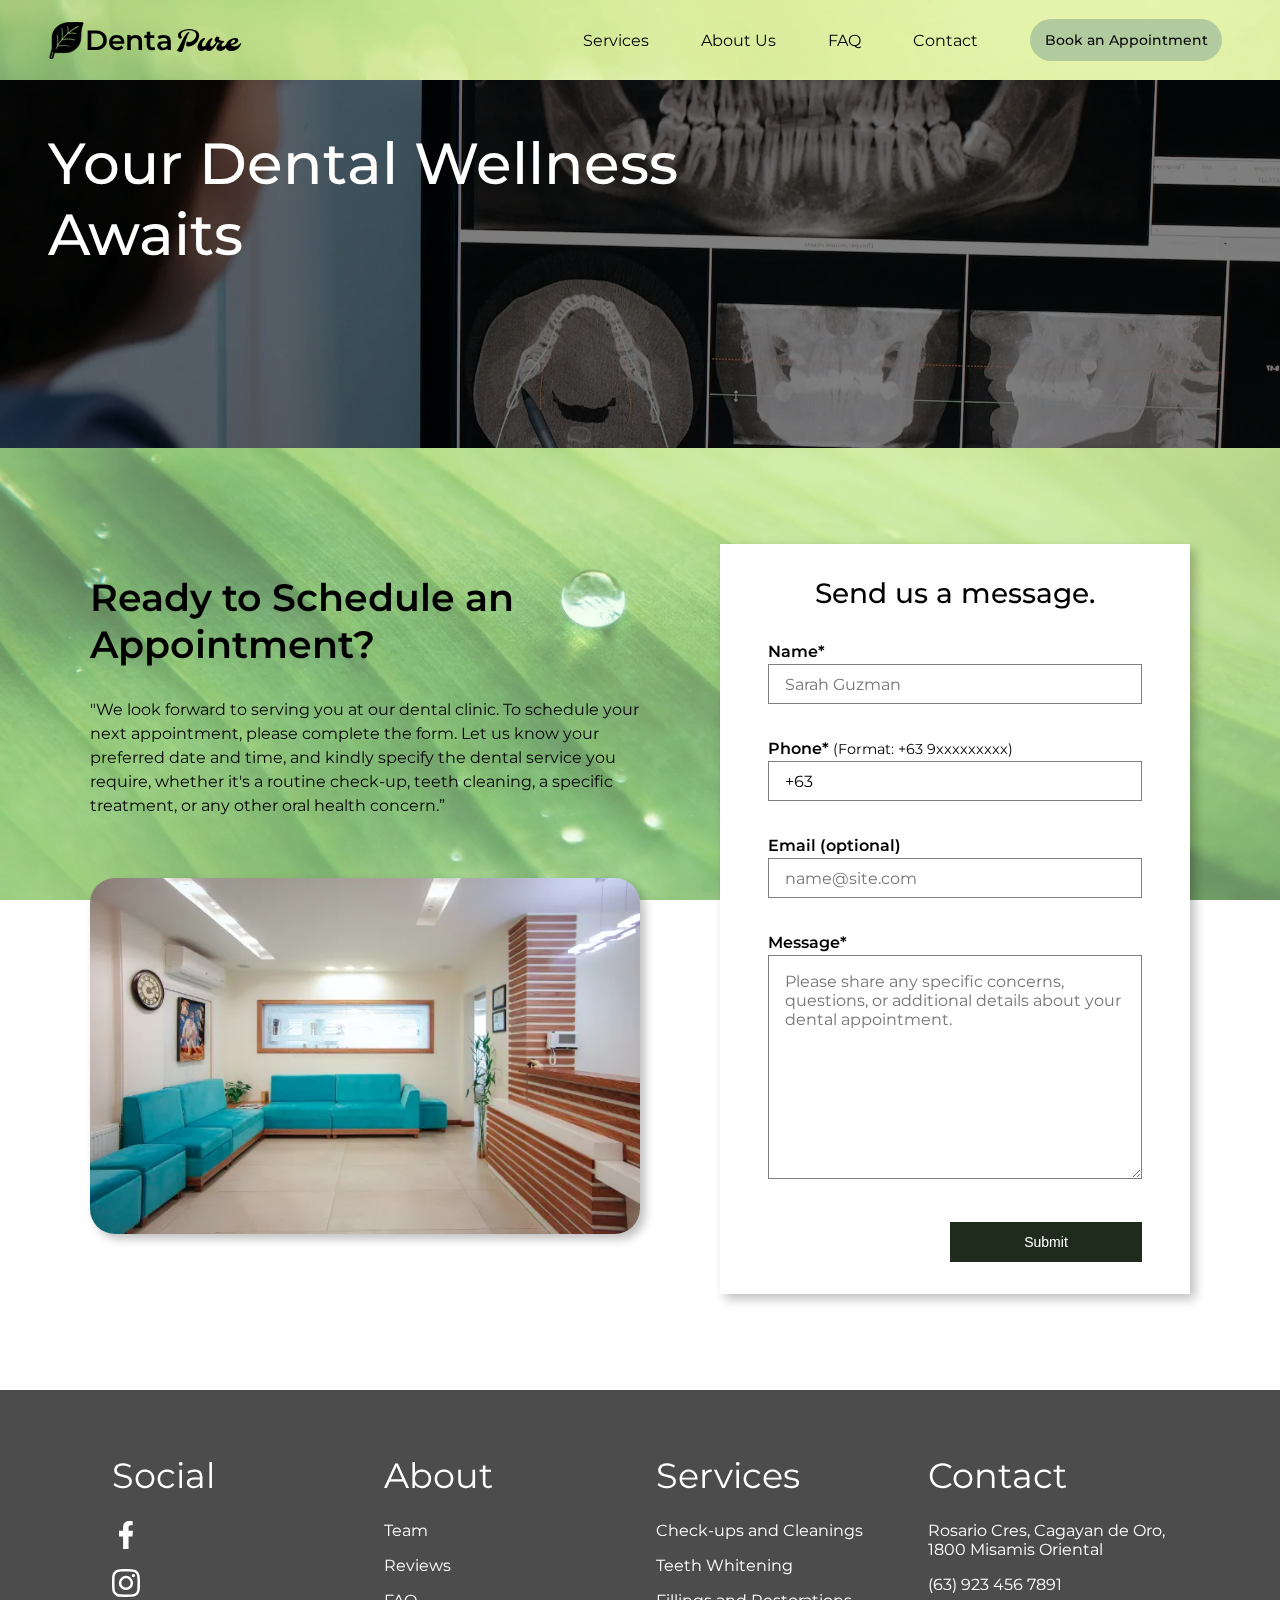
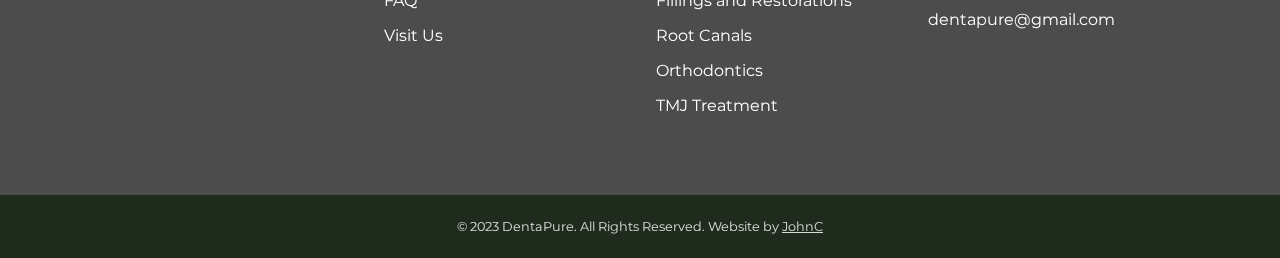
<file: appointment.html>
<!DOCTYPE html>
<html lang="en">
<head>
    <meta charset="UTF-8">
    <meta name="viewport" content="width=device-width, initial-scale=1.0">
    <meta name="description" content="To schedule your next appointment, please complete the form. Let us know your preferred date and time, and kindly specify the dental service you require, whether it's a routine check-up, teeth cleaning, a specific treatment, or any other oral health concern.”">
    <title>Appointment</title>
    <link rel="stylesheet" href="styles/core-style.css">
    <link rel="stylesheet" href="styles/appointment.css">
    <script src="scripts/index.js" defer></script>
    <script src="scripts/form.js" defer></script>
</head>
<body>
    <header data-origin>
        <a id="logo" href="index.html" aria-label="Go to DentaPure Homepage">
            <svg xmlns="http://www.w3.org/2000/svg" xml:space="preserve" stroke="#000" viewBox="0 0 64 64">
                <path d="M60.893 1.549a.997.997 0 0 0-.679-.525c-2.98-.652-6.97-.982-11.856-.982-4.922 0-10.564.353-15.481.967C17.641 2.912 7 13.601 7 27v18.678L3.103 60.225a3.004 3.004 0 0 0 2.122 3.674 3.005 3.005 0 0 0 3.673-2.121L11.25 53H31c14.337 0 26-11.663 26-26 0-6.663 0-15.788 3.914-24.594.122-.274.114-.59-.021-.857zM6.966 61.26a1.001 1.001 0 0 1-1.932-.518l2.552-9.686a3.993 3.993 0 0 0 1.712 1.55L6.966 61.26zM52.347 8.938c-.073.027-6.014 2.301-14.545 9.321 5.572-.588 10.233.712 10.473.779a1 1 0 0 1-.549 1.924c-.064-.019-6.464-1.784-12.916-.135a103.198 103.198 0 0 0-4.103 3.88 102.29 102.29 0 0 0-4.456 4.752c10.211-2.021 19.587.46 20.012.576a1 1 0 0 1-.526 1.93c-.107-.029-10.88-2.889-21.475 0-.051.014-.103.016-.154.021-2.702 3.302-4.692 6.203-6.108 8.52 10.2-2.115 18.897.418 19.287.536a1 1 0 0 1-.574 1.916c-.097-.028-9.653-2.805-20.092-.079-1.184 2.166-1.671 3.434-1.684 3.468a1 1 0 0 1-1.876-.692c.057-.152.627-1.652 2.01-4.141 1.837-9.547-.028-18.21-.048-18.297a1 1 0 0 1 .76-1.192.993.993 0 0 1 1.193.759c.069.312 1.422 6.557.713 14.457a82.88 82.88 0 0 1 5.464-7.261c1.693-10.294-.111-18.677-.13-18.763a1.001 1.001 0 0 1 1.953-.433c.073.33 1.569 7.275.571 16.458a106.968 106.968 0 0 1 3.745-3.948 106.117 106.117 0 0 1 3.744-3.557v-.008c1.873-6.556.052-11.312.033-11.359a1 1 0 0 1 1.859-.74c.075.188 1.599 4.106.657 9.863C44.85 9.642 51.328 7.182 51.654 7.062a1 1 0 0 1 .693 1.876z"/>
            </svg>
            <span>Denta</span><span id="pure">Pure</span>
        </a>
        <button class="btn-toggle-nav" aria-label="Open Navigation">
            <span class="bar bar-1"></span>
            <span class="bar bar-2"></span>
            <span class="bar bar-3"></span>
        </button>
        <nav data-display="false" aria-label="main navigation" id="nav-main">
            <ul>
                <li class="dropdown-link">
                    <a href="services.html">Services</a>
                    <button aria-label="Extend Services Dropdown Links" class="btn-dropdown-arrow" data-extend="false">
                        <svg xmlns="http://www.w3.org/2000/svg" width="17px" height="17px" viewBox="0 0 1024 1024" class="icon">
                            <path d="M256 120.768 306.432 64 768 512 306.432 960 256 903.232 659.072 512z"/>
                        </svg>
                    </button>
                    <div class="dropdown-bar" data-visible="false">
                        <ul>
                            <li><a href="services.html">Check-ups and Cleanings</a></li>
                            <li><a href="services.html">Teeth Whitening</a></li>
                            <li><a href="services.html">Fillings and Restorations</a></li>
                            <li><a href="services.html">Root Canals</a></li>
                            <li><a href="services.html">Orthodontics</a></li>
                            <li><a class="dropdown-last" href="services.html">TMJ Treatment</a></li>
                        </ul>
                    </div>
                </li>
                <li class="dropdown-link">
                    <a href="about.html">About Us</a>
                    <button aria-label="Extend About Us Dropdown Links" class="btn-dropdown-arrow" data-extend="false">
                        <svg xmlns="http://www.w3.org/2000/svg" width="17px" height="17px" viewBox="0 0 1024 1024" class="icon">
                            <path d="M256 120.768 306.432 64 768 512 306.432 960 256 903.232 659.072 512z"/>
                        </svg>
                    </button>
                    <div class="dropdown-bar" data-visible="false">
                        <ul>
                            <li><a href="about.html">Team</a></li>
                            <li><a class="dropdown-last" href="reviews.html">Reviews</a></li>
                        </ul>
                    </div>
                </li>
                <li><a href="faq.html">FAQ</a></li>
                <li><a href="contact.html">Contact</a></li>
                <li><a class="link-secondary link-last" href="appointment.html">Book an Appointment</a></li>
            </ul>
        </nav>
    </header>
    <div class="bg"></div>

    <main>
        <!-- ========================================== BANNER ====================================================== -->

        <section class="banner">
            <div class="background"></div>
            <h1>Your Dental Wellness Awaits</h1>
        </section>

        <!-- ========================================== FORM ====================================================== -->

        <section class="schedule">
            <h2>Ready to Schedule an Appointment?</h2>
            <p>
                "We look forward to serving you at our dental clinic. To schedule your next appointment, please complete the form. Let us know your preferred date and time, and kindly specify the dental service you require, whether it's a routine check-up, teeth cleaning, a specific treatment, or any other oral health concern.”
            </p>
            <img
                decoding="async"
                loading="lazy"
                srcset="webp/form-clinic-640.webp 640w, webp/form-clinic-1024.webp 1024w, webp/form-clinic-1920.webp 1920w"    
                src="webp/patient-1024.webp"
                alt="dental office waiting room"
                sizes="(max-width: 550px) 90vw, (max-width: 1024px) 500px, 550px"
            >

            <form 
                name="contact" 
                method="POST" 
                data-netlify-recaptcha="true"
                data-netlify="true"
            >
                <h3>Send us a message.</h3>
                <div class="form-input">
                    <label for="name">Name*</label>
                    <input 
                        type="text" 
                        name="name" 
                        id="name" 
                        pattern="[A-Za-z ]+"
                        placeholder="Sarah Guzman" 
                        aria-required="true" 
                        required
                    >
                    <span 
                        class="error-message"
                        id="name-error" 
                        aria-hidden="true"
                    >
                        Invalid message
                    </span>
                </div>
                <div class="form-input">
                    <label for="phone">Phone* <span>(Format: +63 9xxxxxxxxx)</span></label>
                    <input 
                        type="tel" 
                        name="phone" 
                        id="phone" 
                        value="+63  "
                        pattern="(\+63\s{2}\d{10})"
                        maxlength="15"
                        aria-required="true" 
                        required
                    >
                    <span 
                        class="error-message" 
                        id="phone-error"
                        aria-hidden="true"
                    >
                        Invalid message
                    </span>
                </div>
                <div class="form-input">
                    <label for="email">Email (optional)</label>
                    <input 
                        type="email" 
                        name="email" 
                        id="email" 
                        placeholder="name@site.com"
                    >
                    <span 
                        class="error-message" 
                        id="email-error"
                        aria-hidden="true"
                    >
                        Invalid message
                    </span>
                </div>
                <div class="form-input">
                    <label for="message">Message*</label>
                    <textarea 
                        name="message" 
                        id="message" 
                        cols="30" 
                        rows="10" 
                        placeholder="Please share any specific concerns, questions, or additional details about your dental appointment."
                        aria-required="true" 
                        required></textarea>
                    <span 
                        class="error-message" 
                        id="message-error"
                        aria-hidden="true"
                    >
                        Invalid message
                    </span>
                </div>
                <div data-netlify-recaptcha="true"></div>
                <button class="link-primary" type="submit">Submit</button>
           </form>
        </section>

        <!-- ========================================== QUICK LINKS ====================================================== -->

        <section class="quick-links">
            <nav aria-label="Social Links">
                <h3>Social</h3>
                <ul>
                    <li>
                        <a href="https://facebook.com">
                            <svg aria-label="Go to DentaPure Facebook Page" xmlns="http://www.w3.org/2000/svg" viewBox="-5 0 20 20" fill="#EDDDC3" stroke="#EDDDC3">
                                <path d="M6.821 20v-9h2.733L10 7H6.821V5.052C6.821 4.022 6.848 3 8.287 3h1.458V.14c0-.043-1.253-.14-2.52-.14C4.58 0 2.924 1.657 2.924 4.7V7H0v4h2.923v9h3.898Z" fill="#fff" stroke="none" fill-rule="evenodd"/>
                            </svg>
                        </a>
                    </li>
                    <li>
                        <a href="https://instagram.com">
                            <svg aria-label="Go to DentaPure Instagram Page" xmlns="http://www.w3.org/2000/svg" viewBox="0 0 20 20" fill="#fff">
                                <path d="M5.87.123C4.242.196 2.83.594 1.69 1.729.548 2.869.155 4.286.081 5.897.037 6.902-.231 14.498.545 16.49a5.04 5.04 0 0 0 2.91 2.903c.634.246 1.356.412 2.416.461 8.86.401 12.145.183 13.53-3.364.246-.631.415-1.353.462-2.41.405-8.883-.066-10.809-1.61-12.351C17.027.507 15.586-.325 5.87.123m.081 17.944c-.97-.043-1.496-.205-1.848-.341a3.255 3.255 0 0 1-1.888-1.883c-.591-1.514-.395-8.703-.342-9.866.051-1.14.282-2.18 1.086-2.985C3.954 2 5.24 1.513 13.993 1.908c1.142.052 2.186.282 2.992 1.084.995.993 1.489 2.288 1.087 11.008-.044.968-.206 1.493-.342 1.843-.901 2.308-2.973 2.628-11.779 2.224M14.09 4.69c0 .657.534 1.19 1.194 1.19.66 0 1.195-.533 1.195-1.19a1.194 1.194 0 0 0-2.39 0M4.864 9.988a5.103 5.103 0 0 0 5.11 5.097 5.103 5.103 0 0 0 5.109-5.097 5.102 5.102 0 0 0-5.11-5.096 5.102 5.102 0 0 0-5.11 5.096m1.794 0A3.313 3.313 0 0 1 9.972 6.68a3.313 3.313 0 0 1 3.317 3.308 3.313 3.313 0 0 1-3.317 3.31 3.313 3.313 0 0 1-3.316-3.31" fill="#fff" fill-rule="evenodd"/>
                            </svg>
                        </a>
                    </li>
                </ul>
            </nav>
            <nav aria-label="About Links">
                <h3>About</h3>
                <ul>
                    <li><a href="about.html">Team</a></li>
                    <li><a href="about.html">Reviews</a></li>
                    <li><a href="about.html">FAQ</a></li>
                    <li><a href="#sec-contact">Visit Us</a></li>
                </ul>
            </nav>
            <nav aria-label="Services Links">
                <h3>Services</h3>
                <ul>
                    <li><a href="services.html">Check-ups and Cleanings</a></li>
                    <li><a href="services.html">Teeth Whitening</a></li>
                    <li><a href="services.html">Fillings and Restorations</a></li>
                    <li><a href="services.html">Root Canals</a></li>
                    <li><a href="services.html">Orthodontics</a></li>
                    <li><a href="services.html">TMJ Treatment</a></li>
                </ul>
            </nav>
            <nav aria-label="Contact Information">
                <h3>Contact</h3>
                <ul>
                    <li><a href="#sec-contact">Rosario Cres, Cagayan de Oro, 1800 Misamis Oriental </a></li>
                    <li><a href="tel:09234567891">(63) 923 456 7891</a></li>
                    <li><a href="mailto:john@example.com">dentapure@gmail.com</a></li>
                </ul>
            </nav>
        </section>
        
        <!-- ========================================== FOOTER ====================================================== -->
        
        <footer>
            © 2023 DentaPure. All Rights Reserved. Website by <a href="https://github.com/john0ground">JohnC</a>
        </footer>
    </main>
</body>
</html>
</file>
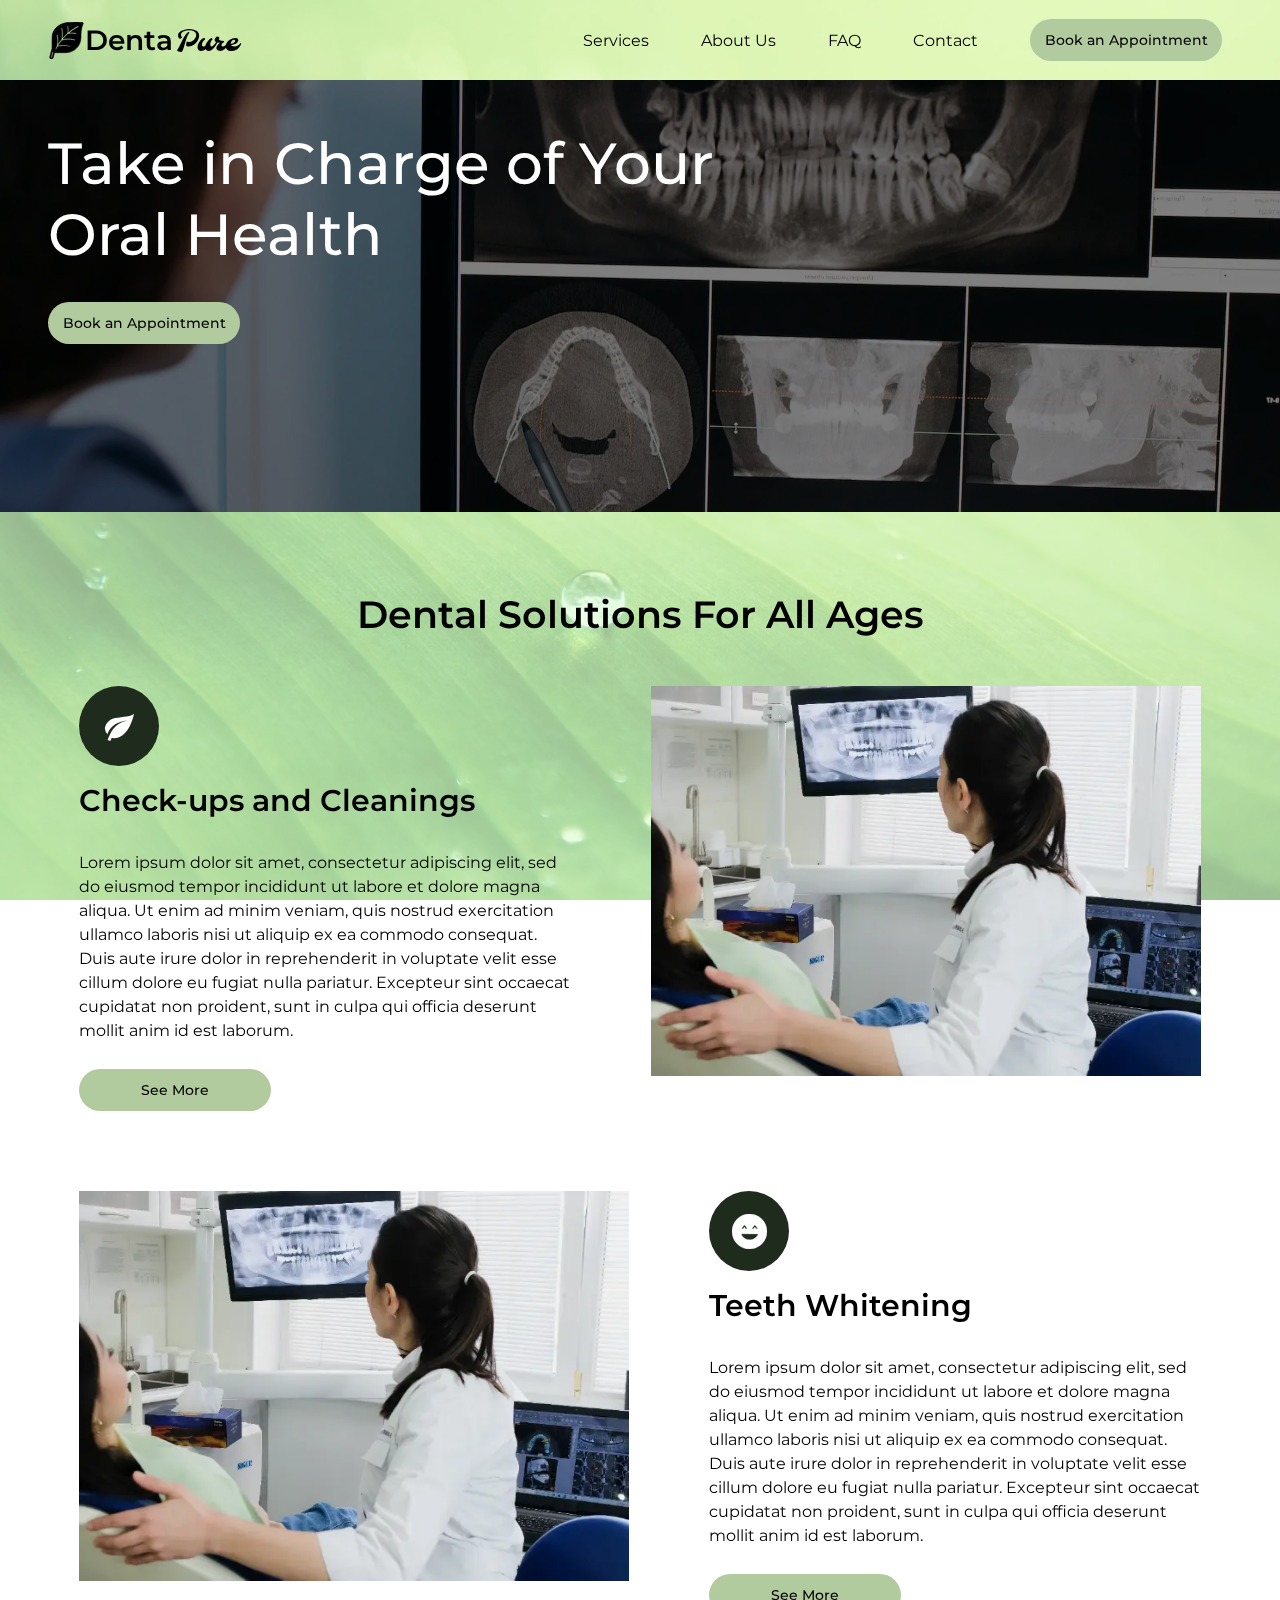
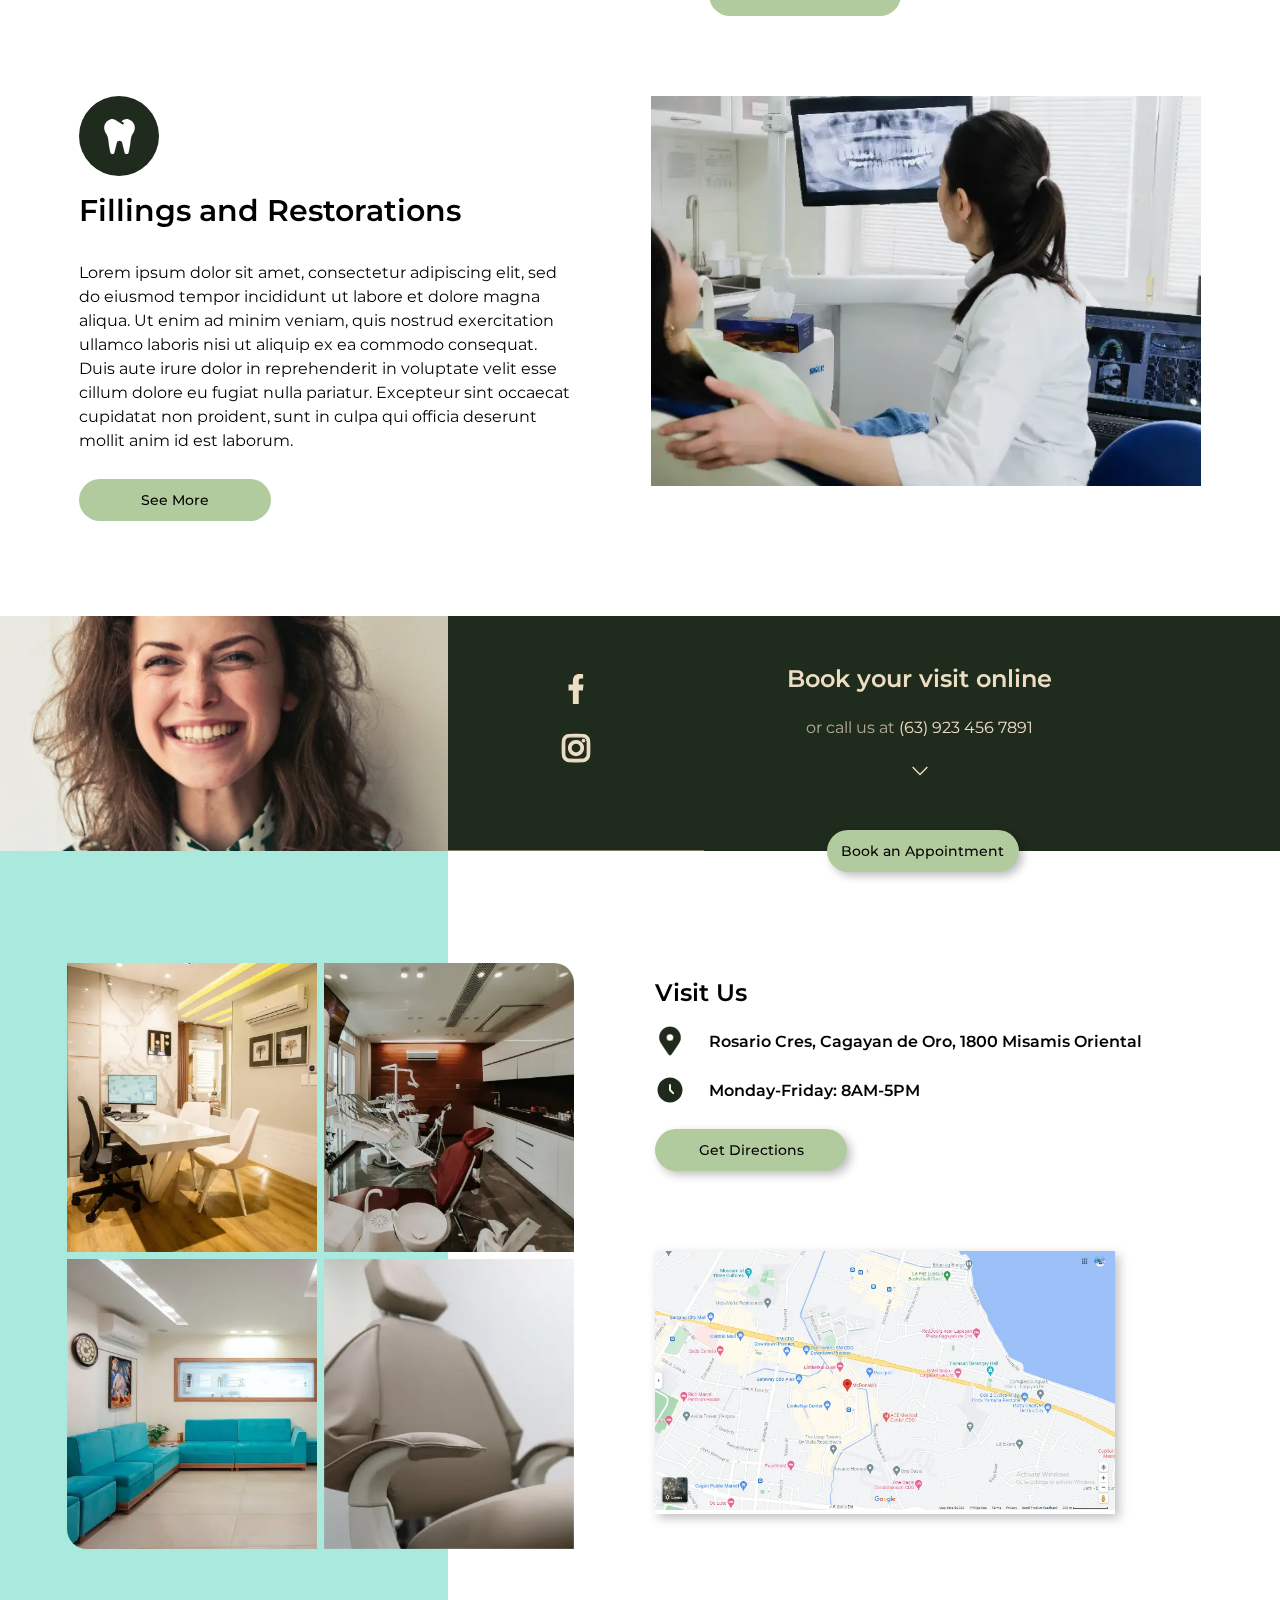
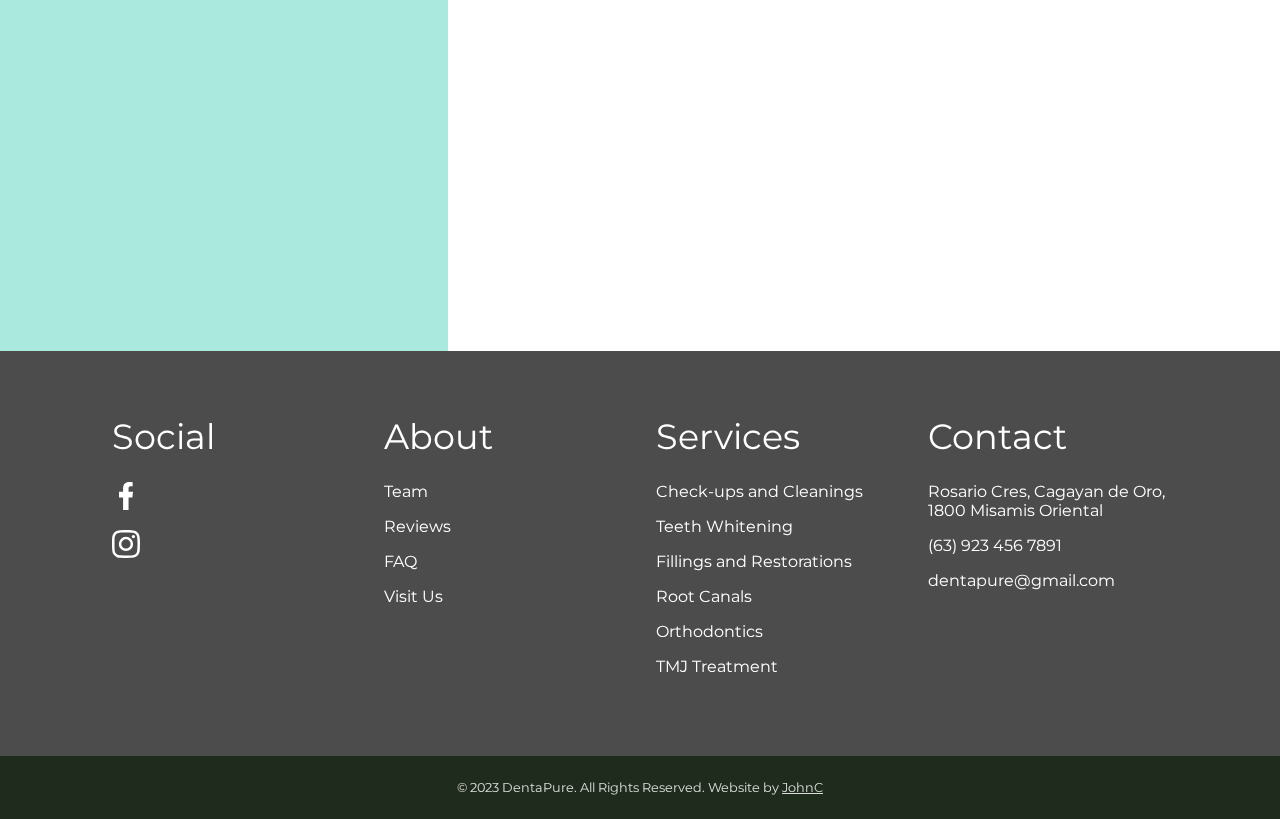
<file: services.html>
<!DOCTYPE html>
<html lang="en">
<head>
    <meta charset="UTF-8">
    <meta name="viewport" content="width=device-width, initial-scale=1.0">
    <meta name="description" content="Explore our array of meticulously crafted dental services designed to cater to your unique oral health needs. Our dedicated team offers a comprehensive spectrum of treatments, ranging from routine check-ups and cleanings to advanced procedures such as dental implants and orthodontics.">
    <title>Services</title>
    <link rel="stylesheet" href="styles/core-style.css">
    <link rel="stylesheet" href="styles/services.css">
    <script src="scripts/index.js" defer></script>
</head>
<body>
    <header data-origin>
        <a id="logo" href="index.html" aria-label="Go to DentaPure Homepage">
            <svg xmlns="http://www.w3.org/2000/svg" xml:space="preserve" stroke="#000" viewBox="0 0 64 64">
                <path d="M60.893 1.549a.997.997 0 0 0-.679-.525c-2.98-.652-6.97-.982-11.856-.982-4.922 0-10.564.353-15.481.967C17.641 2.912 7 13.601 7 27v18.678L3.103 60.225a3.004 3.004 0 0 0 2.122 3.674 3.005 3.005 0 0 0 3.673-2.121L11.25 53H31c14.337 0 26-11.663 26-26 0-6.663 0-15.788 3.914-24.594.122-.274.114-.59-.021-.857zM6.966 61.26a1.001 1.001 0 0 1-1.932-.518l2.552-9.686a3.993 3.993 0 0 0 1.712 1.55L6.966 61.26zM52.347 8.938c-.073.027-6.014 2.301-14.545 9.321 5.572-.588 10.233.712 10.473.779a1 1 0 0 1-.549 1.924c-.064-.019-6.464-1.784-12.916-.135a103.198 103.198 0 0 0-4.103 3.88 102.29 102.29 0 0 0-4.456 4.752c10.211-2.021 19.587.46 20.012.576a1 1 0 0 1-.526 1.93c-.107-.029-10.88-2.889-21.475 0-.051.014-.103.016-.154.021-2.702 3.302-4.692 6.203-6.108 8.52 10.2-2.115 18.897.418 19.287.536a1 1 0 0 1-.574 1.916c-.097-.028-9.653-2.805-20.092-.079-1.184 2.166-1.671 3.434-1.684 3.468a1 1 0 0 1-1.876-.692c.057-.152.627-1.652 2.01-4.141 1.837-9.547-.028-18.21-.048-18.297a1 1 0 0 1 .76-1.192.993.993 0 0 1 1.193.759c.069.312 1.422 6.557.713 14.457a82.88 82.88 0 0 1 5.464-7.261c1.693-10.294-.111-18.677-.13-18.763a1.001 1.001 0 0 1 1.953-.433c.073.33 1.569 7.275.571 16.458a106.968 106.968 0 0 1 3.745-3.948 106.117 106.117 0 0 1 3.744-3.557v-.008c1.873-6.556.052-11.312.033-11.359a1 1 0 0 1 1.859-.74c.075.188 1.599 4.106.657 9.863C44.85 9.642 51.328 7.182 51.654 7.062a1 1 0 0 1 .693 1.876z"/>
            </svg>
            <span>Denta</span><span id="pure">Pure</span>
        </a>
        <button class="btn-toggle-nav" aria-label="Open Navigation">
            <span class="bar bar-1"></span>
            <span class="bar bar-2"></span>
            <span class="bar bar-3"></span>
        </button>
        <nav data-display="false" aria-label="main navigation" id="nav-main">
            <ul>
                <li class="dropdown-link">
                    <a href="services.html">Services</a>
                    <button aria-label="Extend Services Dropdown Links" class="btn-dropdown-arrow" data-extend="false">
                        <svg xmlns="http://www.w3.org/2000/svg" width="17px" height="17px" viewBox="0 0 1024 1024" class="icon">
                            <path d="M256 120.768 306.432 64 768 512 306.432 960 256 903.232 659.072 512z"/>
                        </svg>
                    </button>
                    <div class="dropdown-bar" data-visible="false">
                        <ul>
                            <li><a href="services.html">Check-ups and Cleanings</a></li>
                            <li><a href="services.html">Teeth Whitening</a></li>
                            <li><a href="services.html">Fillings and Restorations</a></li>
                            <li><a href="services.html">Root Canals</a></li>
                            <li><a href="services.html">Orthodontics</a></li>
                            <li><a class="dropdown-last" href="services.html">TMJ Treatment</a></li>
                        </ul>
                    </div>
                </li>
                <li class="dropdown-link">
                    <a href="about.html">About Us</a>
                    <button aria-label="Extend About Us Dropdown Links" class="btn-dropdown-arrow" data-extend="false">
                        <svg xmlns="http://www.w3.org/2000/svg" width="17px" height="17px" viewBox="0 0 1024 1024" class="icon">
                            <path d="M256 120.768 306.432 64 768 512 306.432 960 256 903.232 659.072 512z"/>
                        </svg>
                    </button>
                    <div class="dropdown-bar" data-visible="false">
                        <ul>
                            <li><a href="about.html">Team</a></li>
                            <li><a class="dropdown-last" href="reviews.html">Reviews</a></li>
                        </ul>
                    </div>
                </li>
                <li><a href="faq.html">FAQ</a></li>
                <li><a href="contact.html">Contact</a></li>
                <li><a class="link-secondary link-last" href="appointment.html">Book an Appointment</a></li>
            </ul>
        </nav>
    </header>
    <div class="bg"></div>

    <main>
        <!-- ========================================== BANNER ====================================================== -->

        <section class="banner">
            <div class="background"></div>
            <h1>Take in Charge of Your Oral Health</h1>
            <a href="appointment.html" class="link-secondary">Book an Appointment</a>
        </section>

        <!-- ========================================== SERVICES ====================================================== -->

        <section class="services">
            <h2>Dental Solutions For All Ages</h2>
            <div class="service">
                <img
                    decoding="async"
                    loading="lazy"
                    srcset="webp/patient-640.webp 640w, webp/patient-1024.webp 1024w, webp/patient-1920.webp 1920w"    
                    src="webp/patient-1024.webp"
                    alt="Dentist and patient looking at an x-ray screen"
                    sizes="(max-width: 640px) 90vw, (max-width: 1024px) 600px, 550px"
                >
                <div class="service-icon">
                    <svg xmlns="http://www.w3.org/2000/svg" viewBox="0 0 24 24" fill="#fff">
                        <path d="M17 8C8 10 5.9 16.17 3.82 21.34l1.89.66 1-2.3A4.49 4.49 0 0 0 8 20C19 20 22 3 22 3c-1 2-8 2.25-13 3.25S2 11.5 2 13.5a6.22 6.22 0 0 0 1.75 3.75C7 8 17 8 17 8Z"/>
                        <path fill="none" d="M0 0h24v24H0z"/>
                    </svg>
                </div> 
                <h3>Check-ups and Cleanings</h3>
                <p>
                    Lorem ipsum dolor sit amet, consectetur adipiscing elit, sed do eiusmod tempor incididunt ut labore et dolore magna aliqua. Ut enim ad minim veniam, quis nostrud exercitation ullamco laboris nisi ut aliquip ex ea commodo consequat. Duis aute irure dolor in reprehenderit in voluptate velit esse cillum dolore eu fugiat nulla pariatur. Excepteur sint occaecat cupidatat non proident, sunt in culpa qui officia deserunt mollit anim id est laborum.
                </p>
                <a href="services.html" class="link-secondary">See More</a>
            </div>
            <div class="service row-reverse">
                <img
                    decoding="async"
                    loading="lazy"
                    srcset="webp/patient-640.webp 640w, webp/patient-1024.webp 1024w, webp/patient-1920.webp 1920w"    
                    src="webp/patient-1024.webp"
                    alt="Dentist and patient looking at an x-ray screen"
                    sizes="(max-width: 640px) 90vw, (max-width: 1024px) 600px, 550px"
                >
                <div class="service-icon">
                    <svg xmlns="http://www.w3.org/2000/svg" fill="#fff" viewBox="0 0 108.364 108.364" xml:space="preserve" stroke="#fff">
                        <path d="M54.182 0C24.258 0 0 24.258 0 54.182c0 29.924 24.258 54.183 54.182 54.183 29.923 0 54.182-24.259 54.182-54.183S84.105 0 54.182 0zm8.19 44.193 7.694-9.755c.158-.197.393-.308.646-.308s.486.111.642.304l7.697 9.757a.84.84 0 0 1 .1.859.822.822 0 0 1-.741.467h-3.554a.586.586 0 0 1-.463-.225l-3.681-4.664-3.681 4.664a.59.59 0 0 1-.462.225h-3.552a.822.822 0 0 1-.82-.818.832.832 0 0 1 .175-.506zm-32.119 0 7.695-9.755c.158-.197.392-.308.645-.308s.486.111.641.304l7.697 9.757c.189.237.229.58.1.859a.822.822 0 0 1-.741.467h-3.554a.59.59 0 0 1-.463-.225l-3.68-4.664-3.681 4.664a.59.59 0 0 1-.462.225h-3.552a.822.822 0 0 1-.82-.818.82.82 0 0 1 .175-.506zm50.065 19.381C76.033 73.479 66 79.878 54.755 79.878c-11.486 0-21.58-6.431-25.714-16.382a1.434 1.434 0 0 1 1.323-1.985h.002l48.638.061a1.433 1.433 0 0 1 1.314 2.002z"/>
                    </svg>
                </div>
                <h3>Teeth Whitening</h3>
                <p>
                    Lorem ipsum dolor sit amet, consectetur adipiscing elit, sed do eiusmod tempor incididunt ut labore et dolore magna aliqua. Ut enim ad minim veniam, quis nostrud exercitation ullamco laboris nisi ut aliquip ex ea commodo consequat. Duis aute irure dolor in reprehenderit in voluptate velit esse cillum dolore eu fugiat nulla pariatur. Excepteur sint occaecat cupidatat non proident, sunt in culpa qui officia deserunt mollit anim id est laborum.
                </p>
                <a href="services.html" class="link-secondary">See More</a>
            </div>
            <div class="service">
                <img
                    decoding="async"
                    loading="lazy"
                    srcset="webp/patient-640.webp 640w, webp/patient-1024.webp 1024w, webp/patient-1920.webp 1920w"    
                    src="webp/patient-1024.webp"
                    alt="Dentist and patient looking at an x-ray screen"
                    sizes="(max-width: 640px) 90vw, (max-width: 1024px) 600px, 550px"
                >
                <div class="service-icon">
                    <svg xmlns="http://www.w3.org/2000/svg" fill="#fff" viewBox="-32 0 512 512" stroke="#fff">
                        <path d="M443.98 96.25c-11.01-45.22-47.11-82.06-92.01-93.72-32.19-8.36-63 5.1-89.14 24.33-3.25 2.39-6.96 3.73-10.5 5.48l28.32 18.21c7.42 4.77 9.58 14.67 4.8 22.11-4.46 6.95-14.27 9.86-22.11 4.8L162.83 12.84c-20.7-10.85-43.38-16.4-66.81-10.31-44.9 11.67-81 48.5-92.01 93.72-10.13 41.62-.42 80.81 21.5 110.43 23.36 31.57 32.68 68.66 36.29 107.35 4.4 47.16 10.33 94.16 20.94 140.32l7.8 33.95c3.19 13.87 15.49 23.7 29.67 23.7 13.97 0 26.15-9.55 29.54-23.16l34.47-138.42c4.56-18.32 20.96-31.16 39.76-31.16s35.2 12.85 39.76 31.16l34.47 138.42c3.39 13.61 15.57 23.16 29.54 23.16 14.18 0 26.48-9.83 29.67-23.7l7.8-33.95c10.61-46.15 16.53-93.16 20.94-140.32 3.61-38.7 12.93-75.78 36.29-107.35 21.95-29.61 31.66-68.8 21.53-110.43z"/>
                    </svg>
                </div>
                <h3>Fillings and Restorations</h3>
                <p>
                    Lorem ipsum dolor sit amet, consectetur adipiscing elit, sed do eiusmod tempor incididunt ut labore et dolore magna aliqua. Ut enim ad minim veniam, quis nostrud exercitation ullamco laboris nisi ut aliquip ex ea commodo consequat. Duis aute irure dolor in reprehenderit in voluptate velit esse cillum dolore eu fugiat nulla pariatur. Excepteur sint occaecat cupidatat non proident, sunt in culpa qui officia deserunt mollit anim id est laborum.
                </p>
                <a href="services.html" class="link-secondary">See More</a>
            </div>
        </section>

        <!-- ========================================== CONTACT ====================================================== -->

        <section class="contact" id="sec-contact">
            <img
                decoding="async" 
                loading="lazy"
                srcset="webp/woman-smile-235.webp 235w,
                        webp/woman-smile-475.webp 475w,
                        webp/woman-smile-950.webp 950w"
                sizes="(max-width: 899px) 70vw, 35vw"
                src="webp/woman-smile-475.webp"
                alt="Smiling woman in collared shirt"
            >
            <div class="socials">
                <a href="https://facebook.com">
                    <svg aria-label="Go to DentaPure Facebook Page" xmlns="http://www.w3.org/2000/svg" viewBox="-5 0 20 20" fill="#EDDDC3" stroke="#EDDDC3">
                        <path d="M6.821 20v-9h2.733L10 7H6.821V5.052C6.821 4.022 6.848 3 8.287 3h1.458V.14c0-.043-1.253-.14-2.52-.14C4.58 0 2.924 1.657 2.924 4.7V7H0v4h2.923v9h3.898Z" fill="#EDDDC3" stroke="none" fill-rule="evenodd"/>
                    </svg>
                </a>
                <a href="https://instagram.com">
                    <svg aria-label="Go to DentaPure Instagram Page" xmlns="http://www.w3.org/2000/svg" viewBox="0 0 24 24" fill="none" stroke="#EDDDC3">
                        <g fill="#EDDDC3">
                          <path fill-rule="evenodd" clip-rule="evenodd" d="M12 18a6 6 0 1 0 0-12 6 6 0 0 0 0 12Zm0-2a4 4 0 1 0 0-8 4 4 0 0 0 0 8Z"/>
                          <path d="M18 5a1 1 0 1 0 0 2 1 1 0 0 0 0-2Z"/>
                          <path fill-rule="evenodd" clip-rule="evenodd" d="M1.654 4.276C1 5.56 1 7.24 1 10.6v2.8c0 3.36 0 5.04.654 6.324a6 6 0 0 0 2.622 2.622C5.56 23 7.24 23 10.6 23h2.8c3.36 0 5.04 0 6.324-.654a6 6 0 0 0 2.622-2.622C23 18.44 23 16.76 23 13.4v-2.8c0-3.36 0-5.04-.654-6.324a6 6 0 0 0-2.622-2.622C18.44 1 16.76 1 13.4 1h-2.8c-3.36 0-5.04 0-6.324.654a6 6 0 0 0-2.622 2.622ZM13.4 3h-2.8c-1.713 0-2.878.002-3.778.075-.877.072-1.325.202-1.638.361a4 4 0 0 0-1.748 1.748c-.16.313-.29.761-.36 1.638C3.001 7.722 3 8.887 3 10.6v2.8c0 1.713.002 2.878.075 3.778.072.877.202 1.325.361 1.638a4 4 0 0 0 1.748 1.748c.313.16.761.29 1.638.36.9.074 2.065.076 3.778.076h2.8c1.713 0 2.878-.002 3.778-.075.877-.072 1.325-.202 1.638-.361a4 4 0 0 0 1.748-1.748c.16-.313.29-.761.36-1.638.074-.9.076-2.065.076-3.778v-2.8c0-1.713-.002-2.878-.075-3.778-.072-.877-.202-1.325-.361-1.638a4 4 0 0 0-1.748-1.748c-.313-.16-.761-.29-1.638-.36C16.278 3.001 15.113 3 13.4 3Z"/>
                        </g>
                    </svg>
                </a>
            </div>
            <div class="contact-details">
                <h3>Book your visit online</h3>
                <p class="contact-number">
                    <span>or call us at</span>
                    <a href="tel:09234567891">(63) 923 456 7891</a>
                </p>
                <svg viewBox="0 0 1024 1024" class="icon" xmlns="http://www.w3.org/2000/svg" fill="#EDDDC3" stroke="#EDDDC3">
                    <path d="M903.232 256 960 306.432 512 768 64 306.432 120.768 256 512 659.072z"/>
                </svg>
                <a href="appointment.html" class="link-secondary">Book an Appointment</a>
            </div>
        </section>

        <!-- ========================================== VISIT ====================================================== -->

        <section class="visit" id="sec-visit">
            <aside>
                <div class="gallery">
                    <img
                        decoding="async" 
                        loading="lazy"
                        srcset="webp/clinic-a-400.webp 400w,
                                webp/clinic-a-800.webp 800w,
                                webp/clinic-a-1200.webp 1200w" 
                        sizes="(max-width: 500px) 130px, (max-width: 900px) 25vw, 250px"
                        src="webp/clinic-a-800.webp" 
                        alt="Turned-on Black Flat Screen Monitor on White Wooden Table and Chairs">
                    <img
                        decoding="async" 
                        loading="lazy"
                        srcset="webp/clinic-b-1200.webp 1200w,
                                webp/clinic-b-800.webp 800w,
                                webp/clinic-b-400.webp 400w"
                        sizes="(max-width: 500px) 130px, (max-width: 900px) 25vw, 250px"
                        src="webp/clinic-b-800.webp" 
                        alt="red and white leather padded chair in clinic">
                    <img
                        decoding="async" 
                        loading="lazy"
                        srcset="webp/clinic-c-1200.webp 1200w,
                                webp/clinic-c-800.webp 800w,
                                webp/clinic-c-400.webp 400w" 
                        sizes="(max-width: 500px) 130px, (max-width: 900px) 25vw, 250px"
                        src="webp/clinic-c-800.webp" 
                        alt="dental office waiting room">
                    <img
                        decoding="async" 
                        loading="lazy"
                        srcset="webp/clinic-d-1200.webp 1200w,
                                webp/clinic-d-800.webp 800w,
                                webp/clinic-d-400.webp 400w" 
                        sizes="(max-width: 500px) 130px, (max-width: 900px) 25vw, 250px"
                        src="webp/clinic-d-800.webp" 
                        alt="White and Gray Hospital Chair">
                </div>
            </aside>
            <div class="visit-details">
                <h3>Visit Us</h3>
                <p>
                    <svg xmlns="http://www.w3.org/2000/svg" viewBox="-1.92 -1.92 67.84 67.84" xml:space="preserve" fill="#1F2A1C" stroke="#1F2A1C">
                        <path d="M32 0C18.746 0 8 10.746 8 24c0 5.219 1.711 10.008 4.555 13.93.051.094.059.199.117.289l16 24a4.001 4.001 0 0 0 6.656 0l16-24c.059-.09.066-.195.117-.289C54.289 34.008 56 29.219 56 24 56 10.746 45.254 0 32 0zm0 32a8 8 0 1 1 0-16 8 8 0 0 1 0 16z"/>
                    </svg>
                    <span>Rosario Cres, Cagayan de Oro, 1800 Misamis Oriental </span>
                </p>
                <p>
                    <svg xmlns="http://www.w3.org/2000/svg" viewBox="0 0 24 24" fill="none">
                        <path d="M22 12c0 5.523-4.477 10-10 10S2 17.523 2 12 6.477 2 12 2s10 4.477 10 10Z" fill="#1F2A1C"/>
                        <path fill-rule="evenodd" clip-rule="evenodd" d="M12 7.25a.75.75 0 0 1 .75.75v3.69l2.28 2.28a.75.75 0 1 1-1.06 1.06l-2.5-2.5a.75.75 0 0 1-.22-.53V8a.75.75 0 0 1 .75-.75Z" fill="#fff"/>
                    </svg>
                    <span>Monday-Friday: 8AM-5PM</span>
                </p>
                <a aria-label="Get directions to DentaPure on Google Maps." target="_blank" href="https://maps.google.com/maps/dir//McDonald's+Rosario+Cres+Cagayan+de+Oro+1800+Misamis+Oriental/@8.4826011,124.657047,18z/data=!4m5!4m4!1m0!1m2!1m1!1s0x32fff2c443551f37:0x594d814469ee79af" class="link-secondary">Get Directions</a>
                <a class="map" aria-label="Open DentaPure location on Google Maps." href="https://maps.app.goo.gl/8aryDfAmsquVY6SW9" target="_blank">
                    <img 
                        decoding="async"
                        loading="lazy"
                        srcset="webp/map-680.webp 680w, webp/map-1366.webp 1366w"
                        src="webp/map-1366.webp" 
                        alt="View DentaPure location on Google Maps.">
                </a>
            </div>
        </section>

        <!-- ========================================== QUICK LINKS ====================================================== -->

        <section class="quick-links">
            <nav aria-label="Social Links">
                <h3>Social</h3>
                <ul>
                    <li>
                        <a href="https://facebook.com">
                            <svg aria-label="Go to DentaPure Facebook Page" xmlns="http://www.w3.org/2000/svg" viewBox="-5 0 20 20" fill="#EDDDC3" stroke="#EDDDC3">
                                <path d="M6.821 20v-9h2.733L10 7H6.821V5.052C6.821 4.022 6.848 3 8.287 3h1.458V.14c0-.043-1.253-.14-2.52-.14C4.58 0 2.924 1.657 2.924 4.7V7H0v4h2.923v9h3.898Z" fill="#fff" stroke="none" fill-rule="evenodd"/>
                            </svg>
                        </a>
                    </li>
                    <li>
                        <a href="https://instagram.com">
                            <svg aria-label="Go to DentaPure Instagram Page" xmlns="http://www.w3.org/2000/svg" viewBox="0 0 20 20" fill="#fff">
                                <path d="M5.87.123C4.242.196 2.83.594 1.69 1.729.548 2.869.155 4.286.081 5.897.037 6.902-.231 14.498.545 16.49a5.04 5.04 0 0 0 2.91 2.903c.634.246 1.356.412 2.416.461 8.86.401 12.145.183 13.53-3.364.246-.631.415-1.353.462-2.41.405-8.883-.066-10.809-1.61-12.351C17.027.507 15.586-.325 5.87.123m.081 17.944c-.97-.043-1.496-.205-1.848-.341a3.255 3.255 0 0 1-1.888-1.883c-.591-1.514-.395-8.703-.342-9.866.051-1.14.282-2.18 1.086-2.985C3.954 2 5.24 1.513 13.993 1.908c1.142.052 2.186.282 2.992 1.084.995.993 1.489 2.288 1.087 11.008-.044.968-.206 1.493-.342 1.843-.901 2.308-2.973 2.628-11.779 2.224M14.09 4.69c0 .657.534 1.19 1.194 1.19.66 0 1.195-.533 1.195-1.19a1.194 1.194 0 0 0-2.39 0M4.864 9.988a5.103 5.103 0 0 0 5.11 5.097 5.103 5.103 0 0 0 5.109-5.097 5.102 5.102 0 0 0-5.11-5.096 5.102 5.102 0 0 0-5.11 5.096m1.794 0A3.313 3.313 0 0 1 9.972 6.68a3.313 3.313 0 0 1 3.317 3.308 3.313 3.313 0 0 1-3.317 3.31 3.313 3.313 0 0 1-3.316-3.31" fill="#fff" fill-rule="evenodd"/>
                            </svg>
                        </a>
                    </li>
                </ul>
            </nav>
            <nav aria-label="About Links">
                <h3>About</h3>
                <ul>
                    <li><a href="about.html">Team</a></li>
                    <li><a href="about.html">Reviews</a></li>
                    <li><a href="about.html">FAQ</a></li>
                    <li><a href="#sec-contact">Visit Us</a></li>
                </ul>
            </nav>
            <nav aria-label="Services Links">
                <h3>Services</h3>
                <ul>
                    <li><a href="services.html">Check-ups and Cleanings</a></li>
                    <li><a href="services.html">Teeth Whitening</a></li>
                    <li><a href="services.html">Fillings and Restorations</a></li>
                    <li><a href="services.html">Root Canals</a></li>
                    <li><a href="services.html">Orthodontics</a></li>
                    <li><a href="services.html">TMJ Treatment</a></li>
                </ul>
            </nav>
            <nav aria-label="Contact Links">
                <h3>Contact</h3>
                <ul>
                    <li><a href="#sec-contact">Rosario Cres, Cagayan de Oro, 1800 Misamis Oriental </a></li>
                    <li><a href="tel:09234567891">(63) 923 456 7891</a></li>
                    <li><a href="mailto:john@example.com">dentapure@gmail.com</a></li>
                </ul>
            </nav>
        </section>
        
        <!-- ========================================== FOOTER ====================================================== -->
        
        <footer>
            © 2023 DentaPure. All Rights Reserved. Website by <a href="https://github.com/john0ground">JohnC</a>
        </footer>
    </main>
</body>
</html>
</file>
<file: styles/home.css>
:root {
    --primary-color: #1F2B1C;
    --secondary-color: #B2CB9E;
    --tertiary-color: #AAEADE;
  }

*, *::before, *::after {
    box-sizing: border-box;
    padding: 0;
    margin: 0;
}

html {
    scroll-behavior: smooth;
}

body {
    font-size: 1rem;
    font-family: "Montserrat", sans-serif;
    color: #000000;
}

#logo {
    font-size: 28px;
    font-weight: 600;
    display: flex;
    align-items: center;
    width: fit-content;
}

#logo svg {
    width: 37px;
    height: 37px;
}

#logo #pure {
    font-family: "Molle", sans-serif;
    font-weight: 400;
    margin-left: 3px;
    transform: translateY(3px);
}

.bg {
    min-height: 100vh;
    min-width: 100vw;
    position: fixed;
    top: 0;
    background-image: url('../webp/dew-bg-640.webp');
    background-size: cover;
    z-index: -1;
    pointer-events: none;
}

.bg::before {
    content: "";
    position: absolute;
    top: 0;
    right: 0;
    bottom: 0;
    left: 0;
    background-color: rgba(224, 255, 214, 0.6);
}

main {
    opacity: 0;
    transition: opacity 0.5s ease-in-out;
}

main.main-loaded {
    opacity: 1;
}

.hero aside {
    text-align: center;
    max-height: 1080px;
}

.hero aside img {
    box-shadow: 5px 5px 10px rgba(0, 0, 0, 0.2);
    border-radius: 10px;
    margin-top: 6rem;
    position: relative;
    height: 345px;
    width: 250px;
}

.hero-text {
    margin-top: 20px;
    padding: 0 15px;
}

h1 {
    font-size: 48px;
    font-weight: 600;
    margin-bottom: 20px;
}

.hero-text span {
    color: rgba(0, 0, 0, 0.6);
}

.hero-text p {
    line-height: 1.5rem;
}

.hero-text a {
    display: block;
}

.services {
    text-align: center;
    padding: 5rem 0;
    margin-top: 4rem;
    position: relative;
}

.services > img {
    position: absolute;
    top: 0;
    left: 0;
    height: 100%;
    width: 100%;
    object-fit: cover;
    z-index: -1;
    filter: brightness(0.6);
}

h2 {
    font-size: 34px;
    font-weight: 600;
    max-width: 40rem;
    margin: 0 auto;
}

.services h2 {
    color: #fff;
}

.services .card-container {
    display: flex;
    flex-wrap: wrap;
    gap: 40px;
    justify-content: center;
    margin-top: 4rem;
}

.service-card {
    min-height: 430px;
    width: 90%;
    max-width: 350px;
    text-align: left;
    background: #D2F5C6;
    border-radius: 10px;
    border-top: 10px solid var(--primary-color);
    display: flex;
    flex-direction: column;
    align-items: center;
    padding: 2rem;
}

.service-icon {
    background: var(--primary-color);
    width: 80px;
    height: 80px;
    border-radius: 50%;
    display: flex;
    justify-content: center;
    align-items: center;
    margin-top: 1.3rem;
}

.service-icon svg {
    width: 40px;
    height: 40px;
}

.service-card h3 {
    margin-top: 1.5rem;
}

.service-card p {
    margin-top: 1.5rem;
    line-height: 1.5rem;
}

.service-card a {
    margin-top: 20px;
    font-weight: 600;
    text-decoration: underline;
    transition: opacity 0.3s;
}

.service-card a:hover {
    opacity: 0.6;
}

.team {
    padding: 5rem 15px;
    text-align: center;
}

.team h2 {
    margin-bottom: 3rem;
}

.team .img-container {
    width: min-content;
    height: min-content;
    margin: 0 auto;
}

.team img {
    box-shadow: 5px 5px 10px rgba(0, 0, 0, 0.2);
}

.team p {
    margin: 3rem 0;
    text-align: left;
    line-height: 1.5rem;
}

.team .feature {
    display: flex;
    justify-content: left;
    align-items: center;
    gap: 1rem;
}

.team .feature svg {
    width: 33px;
    height: auto;
    opacity: 50%;
}

.team .feature span {
    font-weight: 600;
}

.reviews {
    background: #fff;
    padding: 4rem 30px 4rem 15px;
    position: relative;
}

.reviews .cards-container {
    margin-top: 3rem;
    display: flex;
    flex-wrap: wrap;
    justify-content: center;
    gap: 4rem;
}

.card-bg {
    /* background: #97B68C; */
    background: var(--primary-color);
    border-radius: 0 20px 0 20px;
    max-height: fit-content;
    max-width: fit-content;
}

.review-card {
    /* background: var(--tertiary-color); */
    background: var(--secondary-color);
    border-radius: 0 20px 0 20px;
    padding: 2rem;
    max-width: 290px;
    position: relative;
    top: 15px;
    left: 15px;
}

.review-card .stars svg {
    width: 24px;
    height: auto;
    filter: brightness(1.2);
}

.review-card p {
    margin: 1.5rem 0;
    line-height: 1.3rem;
}

.review-card .line-border {
    width: 100%;
    border-bottom: 1px solid #000;
}

.review-card > span {
    display: block;
    margin-top: 1.5rem;
}

.review-card .tooth-check-icon {
    width: 45px;
    height: 45px;
    position: absolute;
    bottom: -23px;
    right: 15px;
}

.reviews > a {
    margin: 5rem auto 1.5rem auto;
}

.contact {
    display: grid;
    grid-template-columns: auto 1fr;
    background: var(--primary-color);
}

.contact img {
    width: fit-content
}

.contact .socials {
    display: flex;
    flex-direction: column;
    align-items: center;
    justify-content: center;
    gap: 25px;
    border-bottom: 1px solid #edddc371;
}

.contact .socials svg {
    width: 30px;
    height: 30px;
}

.contact .contact-details {
    grid-column: 1 / 3;
    color: #EDDDC3;
    text-align: center;
    padding: 2.5rem 0;
    position: relative;
}

.contact .contact-details > *:not(a) {
    margin-bottom: 25px;
}

.contact .contact-details h2 {
    max-width: 100vw;
}

.contact-details .contact-number {
    color: #EDDDC3;
}

.contact-number span {
    opacity: 0.7;
    display: inline-block;
}

.contact-number a {
    opacity: 1;
    color: #EDDDC3;
    display: inline-block;
}

.contact-details svg {
    width: 24px;
    height: 18px;
}

.contact-details > a {
    position: absolute;
    left: 50%;
    bottom: 0;
    transform: translate(-50%, 50%);
    display: block;
    box-shadow: 4px 4px 8px rgba(0, 0, 0, 0.25);
}

.visit aside .gallery {
    width: fit-content;
    display: grid;
    grid-template-columns: 1fr 1fr;
    gap: 7px;
    margin: 5rem auto;
    border-radius: 0 20px;
    overflow: hidden;
    position: relative;
}

.visit .visit-details {
    padding: 15px;
}

.visit-details h2 {
    margin: 0;
}

.visit-details p {
    display: flex;
    align-items: center;
    gap: 1.5rem;
    margin-top: 1.2rem;
}

.visit-details p svg {
    display: block;
    min-width: 30px;
    height: 30px;
}

.visit-details p span {
    font-weight: 600;
}

.visit-details .link-secondary {
    margin: 1.5rem 0;
    box-shadow: 4px 4px 10px rgba(0, 0, 0, 0.25);
}

.visit-details .map {
    margin: 0 auto;
    display: block;
    width: 100%;
    box-shadow: 4px 4px 10px rgba(0, 0, 0, 0.25);
}

.visit-details .map img {
    width: 100%;
    object-fit: cover;
}

.visit-details .map:hover,
.visit-details .map:focus {
    filter: brightness(0.8);
}


.quick-links {
    color: #fff;
    background: rgba(0, 0, 0, 0.7);
    display: grid;
    display: flex;
    flex-wrap: wrap;
    justify-content: center;
    padding: 4rem 1rem;
    gap: 2rem;
}

.quick-links nav {
    width: 240px;
}

.quick-links nav h3 {
    font-size: 35px;
    font-weight: 400;
    margin-bottom: 1.5rem;
}

.quick-links nav ul {
    list-style-type: none;
}

.quick-links nav ul li {
    margin-bottom: 1rem;
}

.quick-links nav ul li a {
    color: #fff;
    text-wrap: wrap;
    transition: color 0.3s ease-in-out;
}

.quick-links nav ul li a:hover,
.quick-links nav ul li a:focus {
    color: var(--secondary-color);
}

.quick-links nav ul li a svg {
    width: 28px;
    height: 28px;
    position: relative;
    bottom: 0;
    transition: bottom 0.3s ease-in-out;
}

.quick-links nav ul li a svg:hover {
    bottom: 5px;
}

footer {
    background: var(--primary-color);
    padding: 1.5rem;
    color: #ffffffd7;
    text-align: center;
    font-size: 0.8rem;
}

footer a {
    color: #ffffffd7;
    text-decoration: underline;
}


@media screen and (min-width: 350px) {
    .service-card a {
        margin-top: auto;
    }
}

@media screen and (min-width: 640px) {
    .bg {
        background-image: url('../webp/dew-bg-3000.webp');
    }

    .hero-text,
    .services {
        padding: 5rem 50px;
    }
}

@media screen and (min-width: 900px) {
    main {
        padding: 0;
    }

    .hero {
        display: flex;
    }   

    .hero aside {
        height: calc(100vh + 50px);
        flex: 1;
        background: var(--tertiary-color);
        position: relative;
    }

    .hero aside img {
        top: 3.5rem;
        right: -25%;
        border-radius: 0;
        height: 414px;
        width: 300px;
    }

    .hero-text {
        flex: 2;
        margin-left: 110px;
        margin-top: 9rem;
    }

    h1 {
        font-size: 58px;
        margin-bottom: 1.4rem;
    }

    .hero-text p {
        max-width: 35rem;
    }

    .hero-text a {
        display: inline-block;
        margin-right: 12px;
    }

    .services {
        margin: 0;
    }

    .service-card {
        text-align: center;
    }

    .team {
        padding: 0;
        position: relative;
        display: flex;
        justify-content: end;
    }

    .team aside {
        width: 40vw;
        background: var(--tertiary-color);
        top: 0;
        right: 0;
        padding: 0 4.5rem;
        height: calc(100vh + 200px);
        max-height: 1080px;
        position: relative;
    }

    .team aside h2 {
        margin-top: 5rem;
    }

    .team aside .img-container {
        position: absolute;
        left: -470px;
    }

    .team aside .img-container::before {
        content: '';
        position: absolute;
        left: -30px;
        top: -30px;
        right: 75%;
        bottom: 0;
        border-left: 3px solid var(--primary-color);
        border-top: 3px solid var(--primary-color);
    }

    .team .link-primary {
        position: absolute;
        left: -155px;
    }

    .reviews h2 {
        margin-bottom: 4rem;
    }

    .review-card {
        min-height: 320px;
        max-width: 320px;
    }

    .contact {
        grid-template-columns: auto 20% 1fr;
    }

    .contact img {
        height: 100%;
        object-fit: cover;
    }

    .contact .socials {
        padding-top: 2rem;
        justify-content: flex-start;
    }

    .contact .contact-details {
        grid-column: 3 / 4;
        padding: 0;
        padding-top: 1.5rem;
        padding-right: 25%;
    }

    .contact .contact-details svg {
        margin-bottom: 0;
    }

    .contact .contact-details > a {
        left: 38%;
    }

    .visit-details .map {
        width: 460px;
        transition: filter 0.3s ease-in-out;
    }
}
 
@media screen and (min-width: 1200px) {
    .bg::before {
        background-color: rgba(224, 255, 214, 0.4);
    }

    .team aside .img-container {
        left: -650px;
    }

    .team .link-primary {
        top: 680px;
    }

    .review-card {
        padding: 2.5rem;
    }

    .card-bg:first-of-type .review-card::after{
        content: '';
        position: absolute;
        width: 50%;
        height: calc(100% + 50px);
        border: 3px solid #1F2A1C;
        border-right: none;
        border-bottom: none;
        top: -50px;
        left: -50px;
    }

    .review-card .stars svg {
        width: 28px;
    }

    .review-card .line-border {
        position: absolute;
        width: calc(100% - 5rem);
        bottom: 5rem;
    }

    .review-card > span {
        position: absolute;
        bottom: 2.5rem;
    }

    .review-card .tooth-check-icon {
        width: 54px;
    }

    .contact .socials {
        padding-top: 3.6rem;
    }

    .contact .contact-details {
        padding-top: 3rem;
    }

    .visit {
        display: flex;
        gap: 15vw;
    }

    .visit aside {
        width: 35vw;
        height: calc(100vh + 200px);
        background: var(--tertiary-color);
    }

    .visit aside .gallery {
        right: -15%;
        margin-top: 7rem;
    }

    .visit .visit-details {
        margin-top: 7rem;
    }

    .visit-details .map {
        margin: 5rem 0;
    }
}

@media screen and (min-width: 1920px) {
    .hero aside img,
    .visit aside .gallery {
        right: -35%;
    }
}
</file>
<file: styles/core-style.css>
/* montserrat-regular - latin */
@font-face {
  font-display: swap; /* Check https://developer.mozilla.org/en-US/docs/Web/CSS/@font-face/font-display for other options. */
  font-family: 'Montserrat';
  font-style: normal;
  font-weight: 400;
  src: url('../fonts/montserrat-v26-latin-regular.woff2') format('woff2'); /* Chrome 36+, Opera 23+, Firefox 39+, Safari 12+, iOS 10+ */
}
/* montserrat-500 - latin */
@font-face {
  font-display: swap; /* Check https://developer.mozilla.org/en-US/docs/Web/CSS/@font-face/font-display for other options. */
  font-family: 'Montserrat';
  font-style: normal;
  font-weight: 500;
  src: url('../fonts/montserrat-v26-latin-500.woff2') format('woff2'); /* Chrome 36+, Opera 23+, Firefox 39+, Safari 12+, iOS 10+ */
}
/* montserrat-600 - latin */
@font-face {
  font-display: swap; /* Check https://developer.mozilla.org/en-US/docs/Web/CSS/@font-face/font-display for other options. */
  font-family: 'Montserrat';
  font-style: normal;
  font-weight: 600;
  src: url('../fonts/montserrat-v26-latin-600.woff2') format('woff2'); /* Chrome 36+, Opera 23+, Firefox 39+, Safari 12+, iOS 10+ */
}
/* molle-italic - latin */
@font-face {
  font-display: swap; /* Check https://developer.mozilla.org/en-US/docs/Web/CSS/@font-face/font-display for other options. */
  font-family: 'Molle';
  font-style: italic;
  font-weight: 400;
  src: url('../fonts/molle-v23-latin-italic.woff2') format('woff2'); /* Chrome 36+, Opera 23+, Firefox 39+, Safari 12+, iOS 10+ */
}

:root {
  --primary-color: #1F2B1C;
  --secondary-color: #B2CB9E;
  --tertiary-color: #AAEADE;
}

*, *::before, *::after {
  box-sizing: border-box;
  padding: 0;
  margin: 0;
}

header {
  padding: 0.5rem 1rem;
  position: fixed;
  top: 0;
  min-width: 100vw;
  z-index: 2;
  background: #fff;
  transition: background 0.3s ease-out, top 0.3s;
}

header[data-origin] {
  background: none;
}

header[data-hide] {
  top: -100%;
}

.btn-toggle-nav {
  width: 30px;
  height: 30px;
  position: absolute;
  top: 1rem;
  right: 1rem;
  z-index: 1;
  background: none;
  border: none;
  border-radius: 5px;
  cursor: pointer;
}

.btn-toggle-nav .bar {
  display: block;
  height: 2px;
  width: 28px;
  background: black;
  position: absolute;
  transition: transform, top, left, 0.5s, opacity 0.5s;
}

.btn-toggle-nav .bar:nth-of-type(3) {
  width: 14px;
}

.bar-1 {
  top: 5px;
}

.bar-2 {
  top: 12px;
}

.bar-3 {
  left: 0;
  top: 19px;
  opacity: 1;
}

.bar-1[data-bar-open] {
  top: 12px;
  transform: rotate(135deg);
}

.bar-2[data-bar-open] {
  transform: rotate(-135deg);
}

.bar-3[data-bar-open] {
  left: 8px;
  transform: rotate(-90deg);
  opacity: 0;
}

#nav-main {
  width: 290px;
  position: absolute;
  top: 0;
  right: -100%;
  background: #fff;
  padding: 45px 20px 20px 20px;
  opacity: 0;
  transition: right 0.4s, opacity 0.8s;
}

#nav-main[data-display="true"] {
  right: 0;
  opacity: 1;
}

#nav-main ul li {
  list-style-type: none;
  padding: 10px;
  display: flex;
  flex-direction: column;
  cursor: pointer;
  position: relative;
  -webkit-tap-highlight-color: transparent;
}

#nav-main > ul > li > a:not(a.link-secondary) {
  width: fit-content;
}
  

#nav-main > ul > li > a::after {
  content: "";
  position: absolute;
  bottom: 6px;
  left: 0;
  height: 2px;
  background-color: var(--primary-color);
  width: 0;
  transition: width 0.3s;
}

#nav-main ul li a:hover::after {
  width: 100%;
}

#nav-main ul li .link-secondary:hover::after {
  width: 0;
}

a {
  text-decoration: none;
  color: #000;
}

.btn-dropdown-arrow {
  transition: transform 0.3s;
  background: none;
  border: none;
  position: absolute;
  right: 0;
  top: 12px;
  cursor: pointer;
}

.btn-dropdown-arrow * {
  pointer-events: none;
  display: flex;
  justify-content: center;
  align-items: center;
}

.dropdown-extend {
  transform: rotate(90deg);
}

.dropdown-bar {
  top: 10px;
  border-radius: 5px;
  background: #bed8a9;
  position: relative;
  transform:rotateX(0);
  transition: transform 0.2s;
}

.dropdown-bar[data-visible="false"] {
  visibility: hidden;
  max-height: 0;
  transform: rotateX(90deg);
  width: 0;
}

.dropdown-bar[data-screen="desktop"] {
  background: #fff;
  position: absolute;
  top: 100%;
  left: 0;
}

.dropdown-bar[data-screen="desktop"] > ul {
  display: flex;
  flex-direction: column;
  align-items: start;
  padding: 10px;
  gap: 0;
}

.dropdown-bar ul li {
  border-radius: 10px;
}

.dropdown-bar ul li a {
  color: #000;
}

.dropdown-bar ul li:hover {
  background: var(--secondary-color);
}

.dropdown-bar[data-screen="desktop"] > ul li a {
  white-space: nowrap;
}

.link-primary,
.link-secondary,
.link-tertiary {
  font-size: 14px;
  border-radius: 10px;
  padding: 15px 0;
  width: 12rem;
  text-align: center;
  position: relative;
  overflow: hidden;
  z-index: 1;
  transition: color 0.3s ease-in-out;
  display: block;
}

.link-primary {
  background: var(--primary-color);
  margin-top: 20px;
  color: #fff;
}

.link-secondary {
  background: var(--secondary-color);
  margin-top: 10px;
  font-weight: 500;
}

/* customized */
.link-tertiary {
  background: var(--tertiary-color);
  margin: 5rem auto 1rem auto;
  font-weight: 500;
}

.link-primary::before,
.link-secondary::before,
.link-tertiary::before {
  content: '';
  position: absolute;
  top: 0;
  left: 0;
  bottom: 0;
  right: 0;
  z-index: -1;
  transform: scaleX(0);
  transform-origin: left;
  transition: transform 0.3s ease-in-out;
}

.link-primary::before {
  background: var(--secondary-color);
}

.link-secondary::before {
  background: var(--primary-color);
}

.link-tertiary::before {
  background: var(--secondary-color);
}

.link-primary:hover::before,
.link-primary:focus::before,
.link-secondary:hover::before,
.link-secondary:focus::before,
.link-tertiary:hover::before,
.link-tertiary:focus::before {
  transform: scaleX(1);
}

.link-secondary:hover,
.link-secondary:focus {
  color: white;
}

.link-primary:hover,
.link-primary:focus {
  color: #000;
}

@media screen and (min-width: 900px) {
    header {
      display: flex;
      align-items: center;
      min-height: 5rem;
      padding: 0 3rem;
    }

    .btn-toggle-nav {
      display: none;
    }

    #nav-main {
      width:min-content;
      padding: 0 3rem;
      top: 50%;
      transform: translateY(-50%);
      background: none;
    }

    #nav-main > ul {
      display: flex;
      align-items: center;
      gap: 2rem;
    }

    #nav-main > ul > li {
      align-items: center;
      white-space: nowrap;
    }

    #nav-main ul li .link-secondary {
      position: relative;
      top: -5px;
    }

    .link-primary,
    .link-secondary,
    .link-tertiary {
      border-radius: 50px;
      padding: 12px 0;
    }
}
</file>
<file: styles/appointment.css>
:root {
    --primary-color: #1F2B1C;
    --secondary-color: #B2CB9E;
    --tertiary-color: #AAEADE;
  }

*, *::before, *::after {
    box-sizing: border-box;
    padding: 0;
    margin: 0;
}

html {
    scroll-behavior: smooth;
}

body {
    font-size: 1rem;
    font-family: "Montserrat", sans-serif;
    color: #000000;
}

#logo {
    font-size: 28px;
    font-weight: 600;
    display: flex;
    align-items: center;
    width: fit-content;
}

#logo svg {
    width: 37px;
    height: 37px;
}

#logo #pure {
    font-family: "Molle", sans-serif;
    font-weight: 400;
    margin-left: 3px;
    transform: translateY(3px);
}

.bg {
    min-height: 100vh;
    min-width: 100vw;
    position: fixed;
    top: 0;
    background-image: url('../webp/dew-bg-640.webp');
    background-size: cover;
    z-index: -1;
    pointer-events: none;
}

.bg::before {
    content: "";
    position: absolute;
    top: 0;
    right: 0;
    bottom: 0;
    left: 0;
    background-color: rgba(224, 255, 214, 0.6);
}

main {
    opacity: 0;
    transition: opacity 0.5s ease-in-out;
}

main.main-loaded {
    opacity: 1;
}   

.banner {
    max-width: 100vw;
    height: 18rem;
    position: relative;
    margin-top: 3.5rem;
    padding-top: 3rem;
}

.banner .background {
    background-image: url('../webp/monitor-400.webp');
    background-size: cover;
    min-height: 100%;
    min-width: 100%;
    position: absolute;
    top: 0;
    filter: brightness(0.5);
    z-index: -1;
}

.banner h1 {
    font-size: 37px;
    font-weight: 500;
    color: #fff;
    margin-left: 1rem;
}

.schedule {
    padding: 0 15px;
    display: grid;
    margin: 4rem 0;
    row-gap: 2.5rem;
    justify-items: center;
}

.schedule h2 {
    font-size: 38px;
}

.schedule p {
    line-height: 1.5rem;
}

.schedule img {
    border-radius: 25px;
    box-shadow: 5px 5px 10px rgba(0, 0, 0, 0.25);
}

.schedule form {
    background: #fff;
    padding: 1rem 1.5rem;
    box-shadow: 5px 5px 10px rgba(0, 0, 0, 0.25);
    width: 100%;
    max-width: 470px;
}

form h3 {
    font-size: 28px;
    font-weight: 500;
    text-align: center;
    margin-bottom: 2rem;
}

form .form-input {
    margin-bottom: 1rem;
}

.form-input label {
    display: block;
    margin-bottom: 3px;
    font-weight: 600;
}

.form-input label > span {
    font-weight: 400;
    font-size: 0.9rem;
}

.form-input input {
    width: 100%;
    height: 2rem;
    border: 1px solid rgba(0, 0, 0, 0.5);
    font-size: 1rem;
    font-family: 'Montserrat', sans-serif;
    padding: 0 1rem;
    outline: none;
}

.form-input textarea {
    width: 100%;
    border: 1px solid rgba(0, 0, 0, 0.5);
    font-size: 1rem;
    font-family: 'Montserrat', sans-serif;
    padding: 1rem;
}

.form-input input[aria-invalid="false"],
.form-input textarea[aria-invalid="false"] {
    background: rgb(208, 250, 208);
    border: 1px solid rgb(0, 150, 0);
}

.form-input input[aria-invalid="true"],
.form-input textarea[aria-invalid="true"] {
    background: rgb(255, 200, 200);
    border: 1px solid rgb(150 0 0);
}

.form-input input:focus {
    border: 2px solid #000;
}

.form-input .error-message {
    color: red;
    font-size: 1rem;
    font-size: 0.9rem;
    margin-top: 3px;
    visibility: visible;
}

.form-input .error-message[aria-hidden="true"] {
    visibility: hidden;
}

form button {
    margin: 0 auto;
    border: none;
}

.quick-links {
    color: #fff;
    background: rgba(0, 0, 0, 0.7);
    display: grid;
    display: flex;
    flex-wrap: wrap;
    justify-content: center;
    padding: 4rem 1rem;
    gap: 2rem;
}

.quick-links nav {
    width: 240px;
}

.quick-links nav h3 {
    font-size: 35px;
    font-weight: 400;
    margin-bottom: 1.5rem;
}

.quick-links nav ul {
    list-style-type: none;
}

.quick-links nav ul li {
    margin-bottom: 1rem;
}

.quick-links nav ul li a {
    color: #fff;
    text-wrap: wrap;
    transition: color 0.3s ease-in-out;
}

.quick-links nav ul li a:hover,
.quick-links nav ul li a:focus {
    color: var(--secondary-color);
}

.quick-links nav ul li a svg {
    width: 28px;
    height: 28px;
    position: relative;
    bottom: 0;
    transition: bottom 0.3s ease-in-out;
}

.quick-links nav ul li a svg:hover {
    bottom: 5px;
}

footer {
    background: var(--primary-color);
    padding: 1.5rem;
    color: #ffffffd7;
    text-align: center;
    font-size: 0.8rem;
}

footer a {
    color: #ffffffd7;
    text-decoration: underline;
}

@media screen and (min-width: 640px) {
    .bg {
        background-image: url('../webp/dew-bg-3000.webp');
    }

    .banner .background {
        background-image: url('../webp/monitor-600.webp');
    }

    .schedule form {
        padding: 2rem 3rem;
    }

    .form-input input {
        height: 2.5rem;
    } 

    form button {
        margin: 0;
        margin-left: auto;
    }
}

@media screen and (min-width: 900px) {
    .banner {
        height: 23rem;
        margin-top: 5rem;
    }

    .banner .background {
        background-image: url('../webp/monitor-1920.webp');
        background-position: right;
    }

    .banner h1 {
        font-size: 58px;
        margin-left: 3rem;
        max-width: 48rem;
    }
    
    .banner .link-secondary {
        margin-left: 3rem;
    }

    .schedule > p {
        max-width: 50rem;
    }

    form button.link-primary {
        border-radius: 0;
    }
}
 
@media screen and (min-width: 1200px) {
    .bg::before {
        background-color: rgba(224, 255, 214, 0.4);
    }

   .schedule {
        grid-template-columns: 1fr 1fr;
        row-gap: 0;
        width: min-content;
        margin: 6rem auto;
        padding: 0;
        column-gap: 5rem;
   }

   .schedule h2 {
        align-self: center;
   }

   .schedule form {
        grid-row: 1 / 4;
        grid-column: 2 / 3;
        min-width: 470px;
   }
}

@media screen and (min-width: 1920px) {
    .schedule {
        column-gap: 8rem;
    }
}
</file>
<file: styles/services.css>
:root {
    --primary-color: #1F2B1C;
    --secondary-color: #B2CB9E;
    --tertiary-color: #AAEADE;
  }

*, *::before, *::after {
    box-sizing: border-box;
    padding: 0;
    margin: 0;
}

html {
    scroll-behavior: smooth;
}

body {
    font-size: 1rem;
    font-family: "Montserrat", sans-serif;
    color: #000000;
}

#logo {
    font-size: 28px;
    font-weight: 600;
    display: flex;
    align-items: center;
    width: fit-content;
}

#logo svg {
    width: 37px;
    height: 37px;
}

#logo #pure {
    font-family: "Molle", sans-serif;
    font-weight: 400;
    margin-left: 3px;
    transform: translateY(3px);
}

#services-nav {
    font-weight: bold;
}

.bg {
    min-height: 100vh;
    min-width: 100vw;
    position: fixed;
    top: 0;
    background-image: url('../webp/dew-bg-640.webp');
    background-size: cover;
    z-index: -1;
    pointer-events: none;
}

.bg::before {
    content: "";
    position: absolute;
    top: 0;
    right: 0;
    bottom: 0;
    left: 0;
    background-color: rgba(224, 255, 214, 0.65);
}

main {
    opacity: 0;
    transition: opacity 0.5s ease-in-out;
}

main.main-loaded {
    opacity: 1;
}

.banner {
    max-width: 100vw;
    height: 20rem;
    position: relative;
    margin-top: 3.5rem;
    padding-top: 3rem;
}

.banner .background {
    background-image: url('../webp/monitor-400.webp');
    background-size: cover;
    min-height: 100%;
    min-width: 100%;
    position: absolute;
    top: 0;
    filter: brightness(0.5);
    z-index: -1;
}

.banner h1 {
    font-size: 37px;
    font-weight: 500;
    color: #fff;
    margin-left: 1rem;
}

.banner .link-secondary {
    margin: 2rem 1rem 3rem 1rem;
}

h2 {
    font-size: 28px;
}

.services {
    max-width: 875px;
    margin: 4rem auto 0 auto;
    padding: 15px;
}

.services h2 {
    text-align: center;
    margin-bottom: 3rem;
}

.services .service {
    display: grid;
    justify-items: center;
    row-gap: 2rem;
    margin-bottom: 5rem; 
}

.service .service-icon {
    background: var(--primary-color);
    width: 80px;
    height: 80px;
    border-radius: 50%;
    display: flex;
    justify-content: center;
    align-items: center;
    display: none;
    margin-bottom: 1rem;
}

.service .service-icon svg {
    width: 35px;
    height: 35px;
}

h3 {
    font-size: 24px;
}

.service p {
    line-height: 1.5rem;
}

.contact {
    display: grid;
    grid-template-columns: auto 1fr;
    background: var(--primary-color);
}

.contact img {
    width: fit-content
}

.contact .socials {
    display: flex;
    flex-direction: column;
    align-items: center;
    justify-content: center;
    gap: 25px;
    border-bottom: 1px solid #edddc371;
}

.contact .socials svg {
    width: 30px;
    height: 30px;
}

.contact .contact-details {
    grid-column: 1 / 3;
    color: #EDDDC3;
    text-align: center;
    padding: 2.5rem 0;
    position: relative;
}

.contact .contact-details > *:not(a) {
    margin-bottom: 25px;
}

.contact .contact-details h2 {
    max-width: 100vw;
}

.contact-details .contact-number {
    color: #EDDDC3;
}

.contact-number span {
    opacity: 0.7;
    display: inline-block;
}

.contact-number a {
    opacity: 1;
    color: #EDDDC3;
    display: inline-block;
}

.contact-details svg {
    width: 24px;
    height: 18px;
}

.contact-details > a {
    position: absolute;
    left: 50%;
    bottom: 0;
    transform: translate(-50%, 50%);
    display: block;
    box-shadow: 4px 4px 8px rgba(0, 0, 0, 0.25);
}

.visit aside .gallery {
    width: fit-content;
    display: grid;
    grid-template-columns: 1fr 1fr;
    gap: 7px;
    margin: 5rem auto;
    border-radius: 0 20px;
    overflow: hidden;
    position: relative;
}

.visit .visit-details {
    padding: 15px;
}

.visit-details h2 {
    margin: 0;
}

.visit-details p {
    display: flex;
    align-items: center;
    gap: 1.5rem;
    margin-top: 1.2rem;
}

.visit-details p svg {
    display: block;
    min-width: 30px;
    height: 30px;
}

.visit-details p span {
    font-weight: 600;
}

.visit-details .link-secondary {
    margin: 1.5rem 0;
    box-shadow: 4px 4px 10px rgba(0, 0, 0, 0.25);
}

.visit-details .map {
    margin: 0 auto;
    display: block;
    width: 100%;
    box-shadow: 4px 4px 10px rgba(0, 0, 0, 0.25);
}

.visit-details .map img {
    width: 100%;
    object-fit: cover;
}

.visit-details .map:hover,
.visit-details .map:focus {
    filter: brightness(0.8);
}


.quick-links {
    color: #fff;
    background: rgba(0, 0, 0, 0.7);
    display: grid;
    display: flex;
    flex-wrap: wrap;
    justify-content: center;
    padding: 4rem 1rem;
    gap: 2rem;
}

.quick-links nav {
    width: 240px;
}

.quick-links nav h3 {
    font-size: 35px;
    font-weight: 400;
    margin-bottom: 1.5rem;
}

.quick-links nav ul {
    list-style-type: none;
}

.quick-links nav ul li {
    margin-bottom: 1rem;
}

.quick-links nav ul li a {
    color: #fff;
    text-wrap: wrap;
    transition: color 0.3s ease-in-out;
}

.quick-links nav ul li a:hover,
.quick-links nav ul li a:focus {
    color: var(--secondary-color);
}

.quick-links nav ul li a svg {
    width: 28px;
    height: 28px;
    position: relative;
    bottom: 0;
    transition: bottom 0.3s ease-in-out;
}

.quick-links nav ul li a svg:hover {
    bottom: 5px;
}

footer {
    background: var(--primary-color);
    padding: 1.5rem;
    color: #ffffffd7;
    text-align: center;
    font-size: 0.8rem;
}

footer a {
    color: #ffffffd7;
    text-decoration: underline;
}

@media screen and (min-width: 640px) {
    .bg {
        background-image: url('../webp/dew-bg-3000.webp');
    }

    .banner .background {
        background-image: url('../webp/monitor-600.webp');
    }
}

@media screen and (min-width: 900px) {
    .banner {
        height: 27rem;
        margin-top: 5rem;
    }

    .banner .background {
        background-image: url('../webp/monitor-1920.webp');
        background-position: right;
    }

    .banner h1 {
        font-size: 58px;
        margin-left: 3rem;
        max-width: 48rem;
    }
    
    .banner .link-secondary {
        margin-left: 3rem;
    }

    .services h2 {
        font-size: 38px;
    }

    .service h3 {
        font-size: 30px;
    }

    .contact {
        grid-template-columns: auto 20% 1fr;
    }

    .contact img {
        height: 100%;
        object-fit: cover;
    }

    .contact .socials {
        padding-top: 2rem;
        justify-content: flex-start;
    }

    .contact .contact-details {
        grid-column: 3 / 4;
        padding: 0;
        padding-top: 1.5rem;
        padding-right: 25%;
    }

    .contact .contact-details svg {
        margin-bottom: 0;
    }

    .contact .contact-details > a {
        left: 38%;
    }

    .visit-details .map {
        width: 460px;
        transition: filter 0.3s ease-in-out;
    }
}
 
@media screen and (min-width: 1200px) {
    .services {
        width: 90vw;
        max-width: 1200px;
    }

    .services .service {
        grid-template-columns: 1fr 1fr;
        gap: 0 5rem;
        justify-items: flex-start;
    }

    .service img {
        grid-column: 2/3;
        grid-row: 1/5;
    }

    .service.row-reverse img {
        grid-column: 1/2;
    }

    .service .service-icon {
        display: flex;
    }

    .service h3 {
        margin-bottom: 2rem;
    }

    .service p {
        margin-bottom: 1rem;
    }

    .contact .socials {
        padding-top: 3.6rem;
    }

    .contact .contact-details {
        padding-top: 3rem;
    }

    .visit {
        display: flex;
        gap: 15vw;
    }

    .visit aside {
        width: 35vw;
        height: calc(100vh + 200px);
        background: var(--tertiary-color);
    }

    .visit aside .gallery {
        right: -15%;
        margin-top: 7rem;
    }

    .visit .visit-details {
        margin-top: 7rem;
    }

    .visit-details .map {
        margin: 5rem 0;
    }
}

@media screen and (min-width: 1920px) {
    .visit aside .gallery {
        right: -35%;
    }
}
</file>
